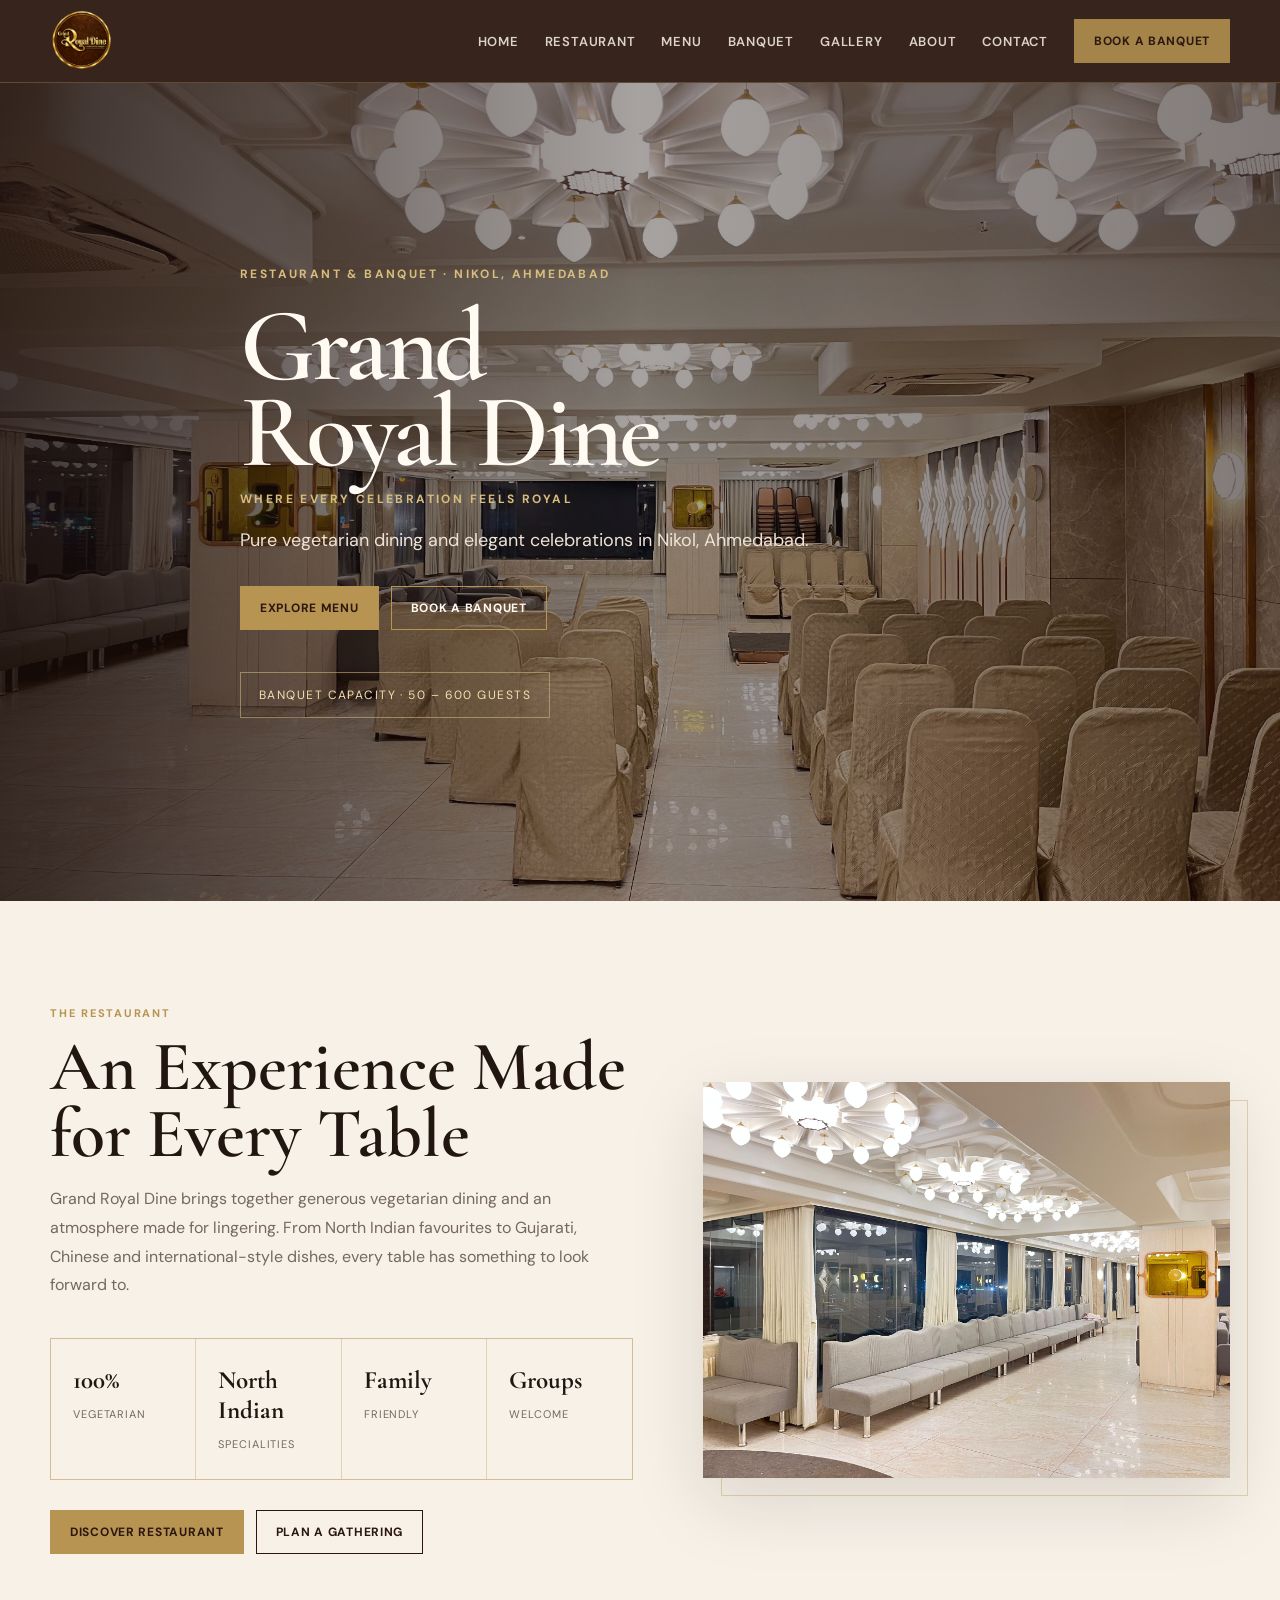
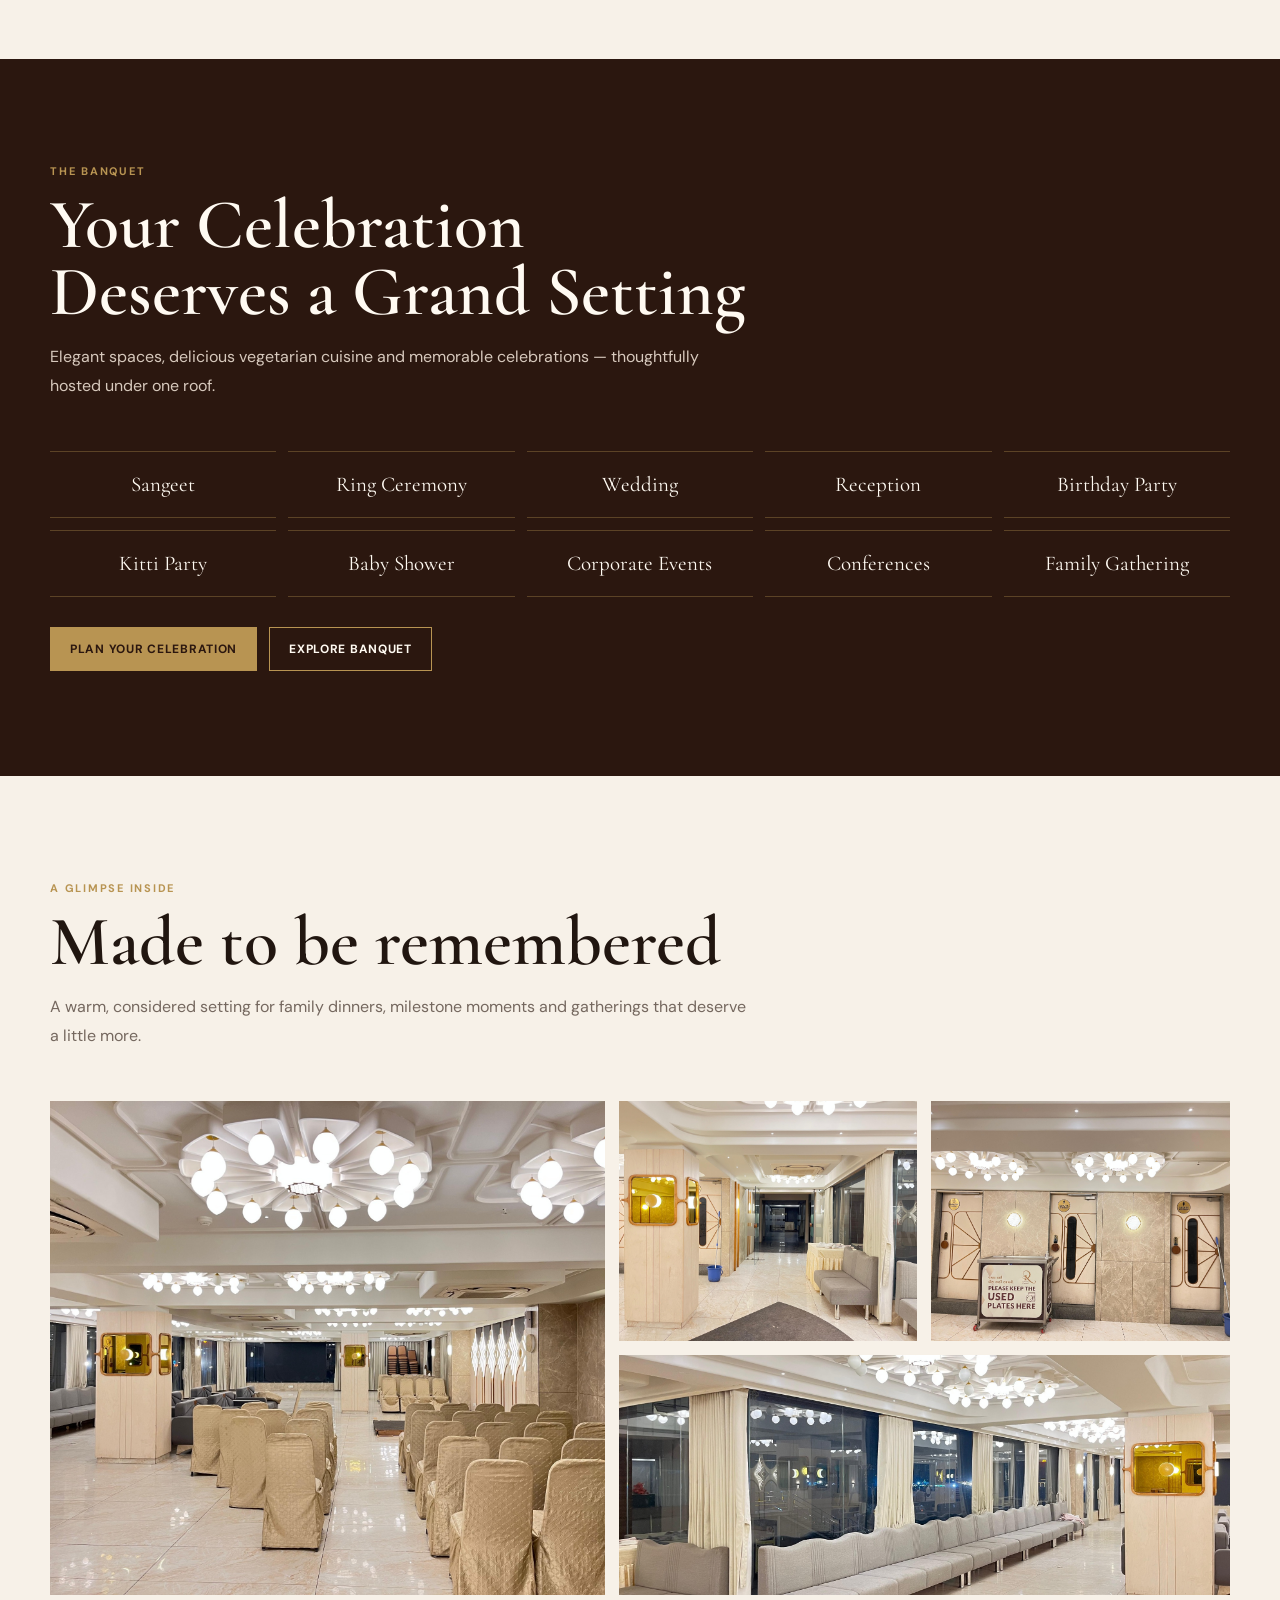
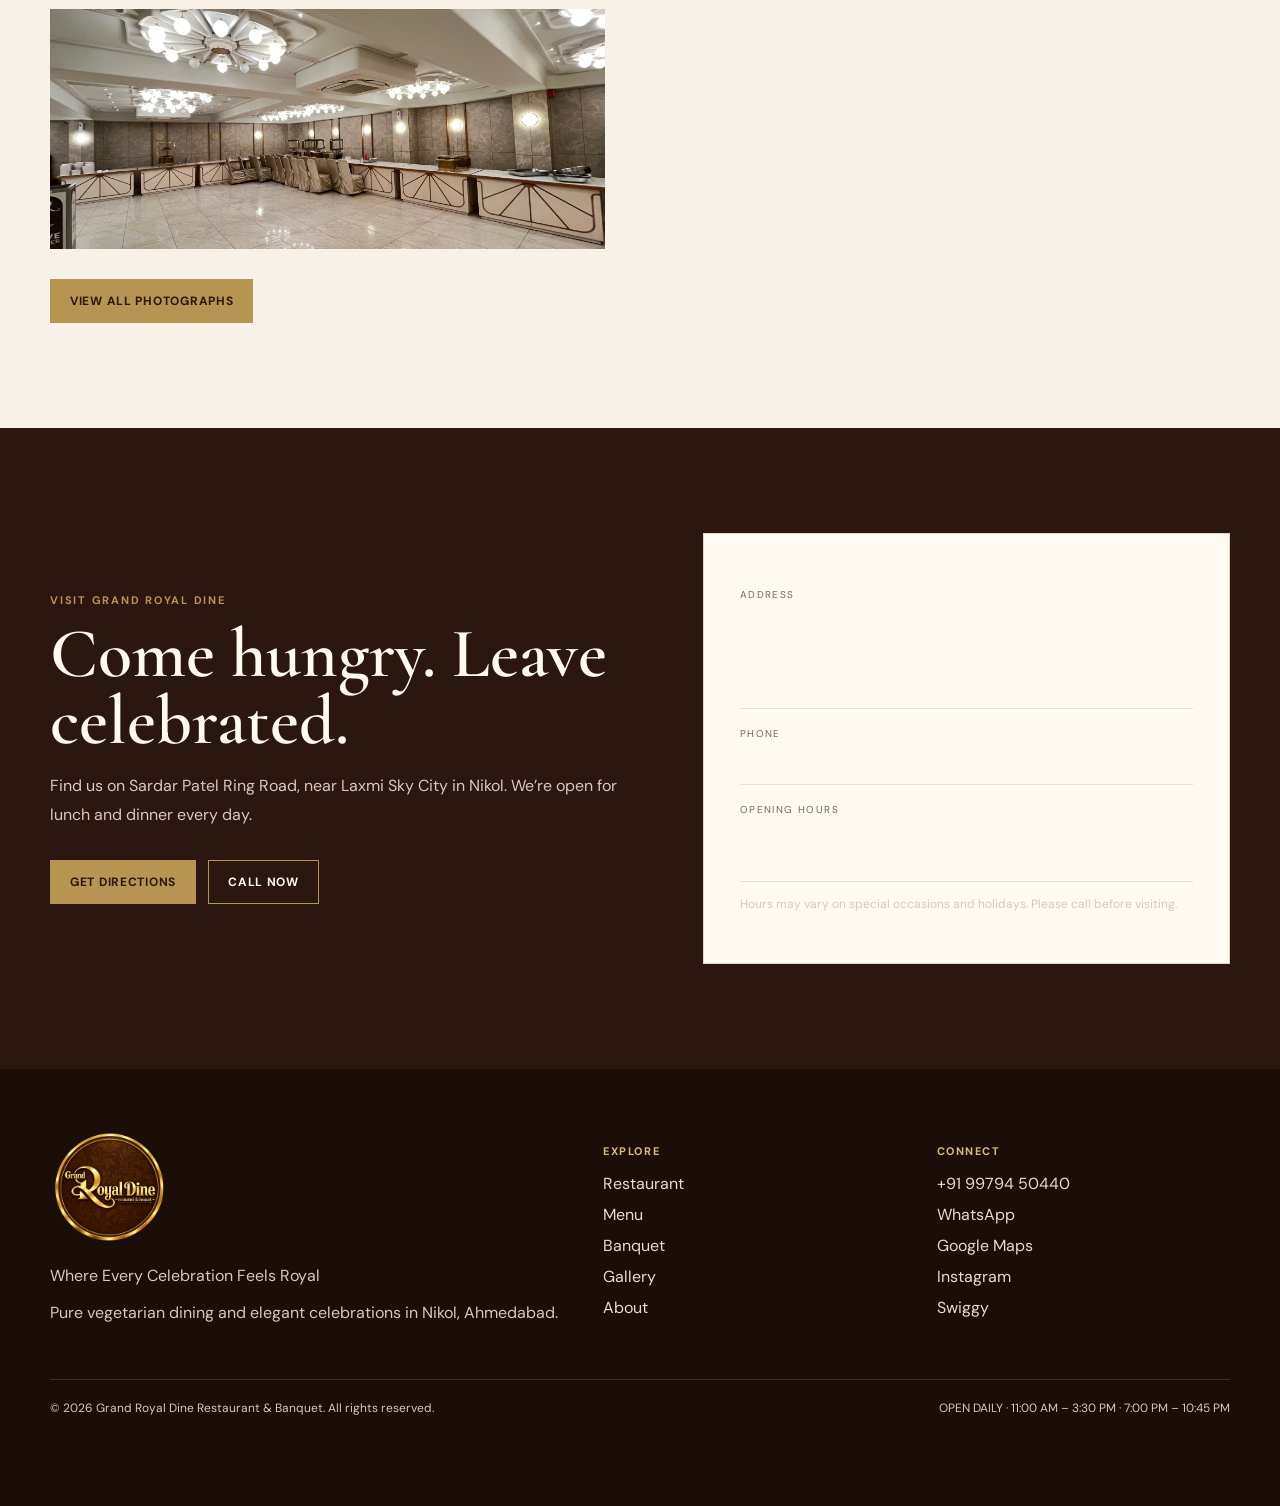
<file: index.html>
<!doctype html><html lang="en"><head><meta charset="utf-8"><meta name="viewport" content="width=device-width,initial-scale=1"><title>Grand Royal Dine | Restaurant & Banquet in Nikol, Ahmedabad</title><meta name="description" content="Grand Royal Dine Restaurant & Banquet in Nikol, Ahmedabad — pure vegetarian dining and elegant banquet facilities for celebrations and gatherings."><link rel="stylesheet" href="assets/style.css"></head><body><div id="header"></div><main><section class="hero"><div class="container hero-content"><div class="eyebrow">Restaurant & Banquet · Nikol, Ahmedabad</div><h1><span>Grand</span>Royal Dine</h1><div class="eyebrow">Where Every Celebration Feels Royal</div><p>Pure vegetarian dining and elegant celebrations in Nikol, Ahmedabad.</p><div class="hero-actions"><a class="btn" href="menu/">Explore Menu</a><a class="btn ghost" data-wa="Hello Grand Royal Dine, I would like to enquire about a banquet booking. Please share availability and package details.">Book a Banquet</a></div><div class="hero-badge">Banquet Capacity · 50 – 600 Guests</div></div></section><section class="section"><div class="container split"><div><div class="section-kicker">The restaurant</div><h2>An Experience Made for Every Table</h2><p>Grand Royal Dine brings together generous vegetarian dining and an atmosphere made for lingering. From North Indian favourites to Gujarati, Chinese and international-style dishes, every table has something to look forward to.</p><div class="features"><div class="feature"><strong>100%</strong><span>Vegetarian</span></div><div class="feature"><strong>North Indian</strong><span>Specialities</span></div><div class="feature"><strong>Family</strong><span>Friendly</span></div><div class="feature"><strong>Groups</strong><span>Welcome</span></div></div><div class="hero-actions"><a class="btn" href="restaurant/">Discover Restaurant</a><a class="btn ghost" style="color:var(--brown);border-color:var(--brown)" data-wa="Hello Grand Royal Dine, I would like to plan a gathering.">Plan a Gathering</a></div></div><div class="image-frame"><img src="assets/seating.jpg" alt="Grand Royal Dine elegant seating area"></div></div></section><section class="section dark"><div class="container"><div class="section-head"><div class="section-kicker">The banquet</div><h2>Your Celebration Deserves a Grand Setting</h2><p>Elegant spaces, delicious vegetarian cuisine and memorable celebrations — thoughtfully hosted under one roof.</p></div><div class="events"><div class="event">Sangeet</div><div class="event">Ring Ceremony</div><div class="event">Wedding</div><div class="event">Reception</div><div class="event">Birthday Party</div><div class="event">Kitti Party</div><div class="event">Baby Shower</div><div class="event">Corporate Events</div><div class="event">Conferences</div><div class="event">Family Gathering</div></div><div class="hero-actions"><a class="btn" data-wa="Hello Grand Royal Dine, I would like to enquire about a banquet booking. Please share availability and package details.">Plan Your Celebration</a><a class="btn ghost" href="banquet/">Explore Banquet</a></div></div></section><section class="section"><div class="container"><div class="section-head"><div class="section-kicker">A glimpse inside</div><h2>Made to be remembered</h2><p>A warm, considered setting for family dinners, milestone moments and gatherings that deserve a little more.</p></div><div class="gallery-grid"><img class="tall" data-lightbox src="assets/banquet-main.jpg" alt="Grand Royal Dine banquet hall"><img data-lightbox src="assets/entrance.jpg" alt="Grand Royal Dine entrance"><img data-lightbox src="assets/washrooms.jpg" alt="Grand Royal Dine facilities"><img class="wide" data-lightbox src="assets/seating.jpg" alt="Grand Royal Dine seating"><img data-lightbox src="assets/buffet.jpg" alt="Grand Royal Dine buffet area"></div><div class="hero-actions"><a class="btn" href="gallery/">View All Photographs</a></div></div></section><section class="section dark"><div class="container split"><div><div class="section-kicker">Visit Grand Royal Dine</div><h2>Come hungry. Leave celebrated.</h2><p>Find us on Sardar Patel Ring Road, near Laxmi Sky City in Nikol. We’re open for lunch and dinner every day.</p><div class="hero-actions"><a class="btn" data-map>Get Directions</a><a class="btn ghost" href="tel:+919979450440">Call Now</a></div></div><div class="contact-card"><div class="contact-line"><small>Address</small>1st Floor, Sai Platinum,<br>Sardar Patel Ring Road,<br>Near Laxmi Sky City,<br>Nikol, Ahmedabad, Gujarat 382330</div><div class="contact-line"><small>Phone</small><a href="tel:+919979450440">+91 99794 50440</a></div><div class="contact-line"><small>Opening Hours</small>11:00 AM – 3:30 PM<br>7:00 PM – 10:45 PM</div><p style="font-size:12px">Hours may vary on special occasions and holidays. Please call before visiting.</p></div></div></section></main><div id="footer"></div><div class="lightbox"><img alt=""></div><script src="assets/site.js"></script><script>Promise.all([fetch('assets/header.html').then(r=>r.text()),fetch('assets/footer.html').then(r=>r.text())]).then(([h,f])=>{document.getElementById('header').innerHTML=h;document.getElementById('footer').innerHTML=f;inject()})</script></body></html>
</file>
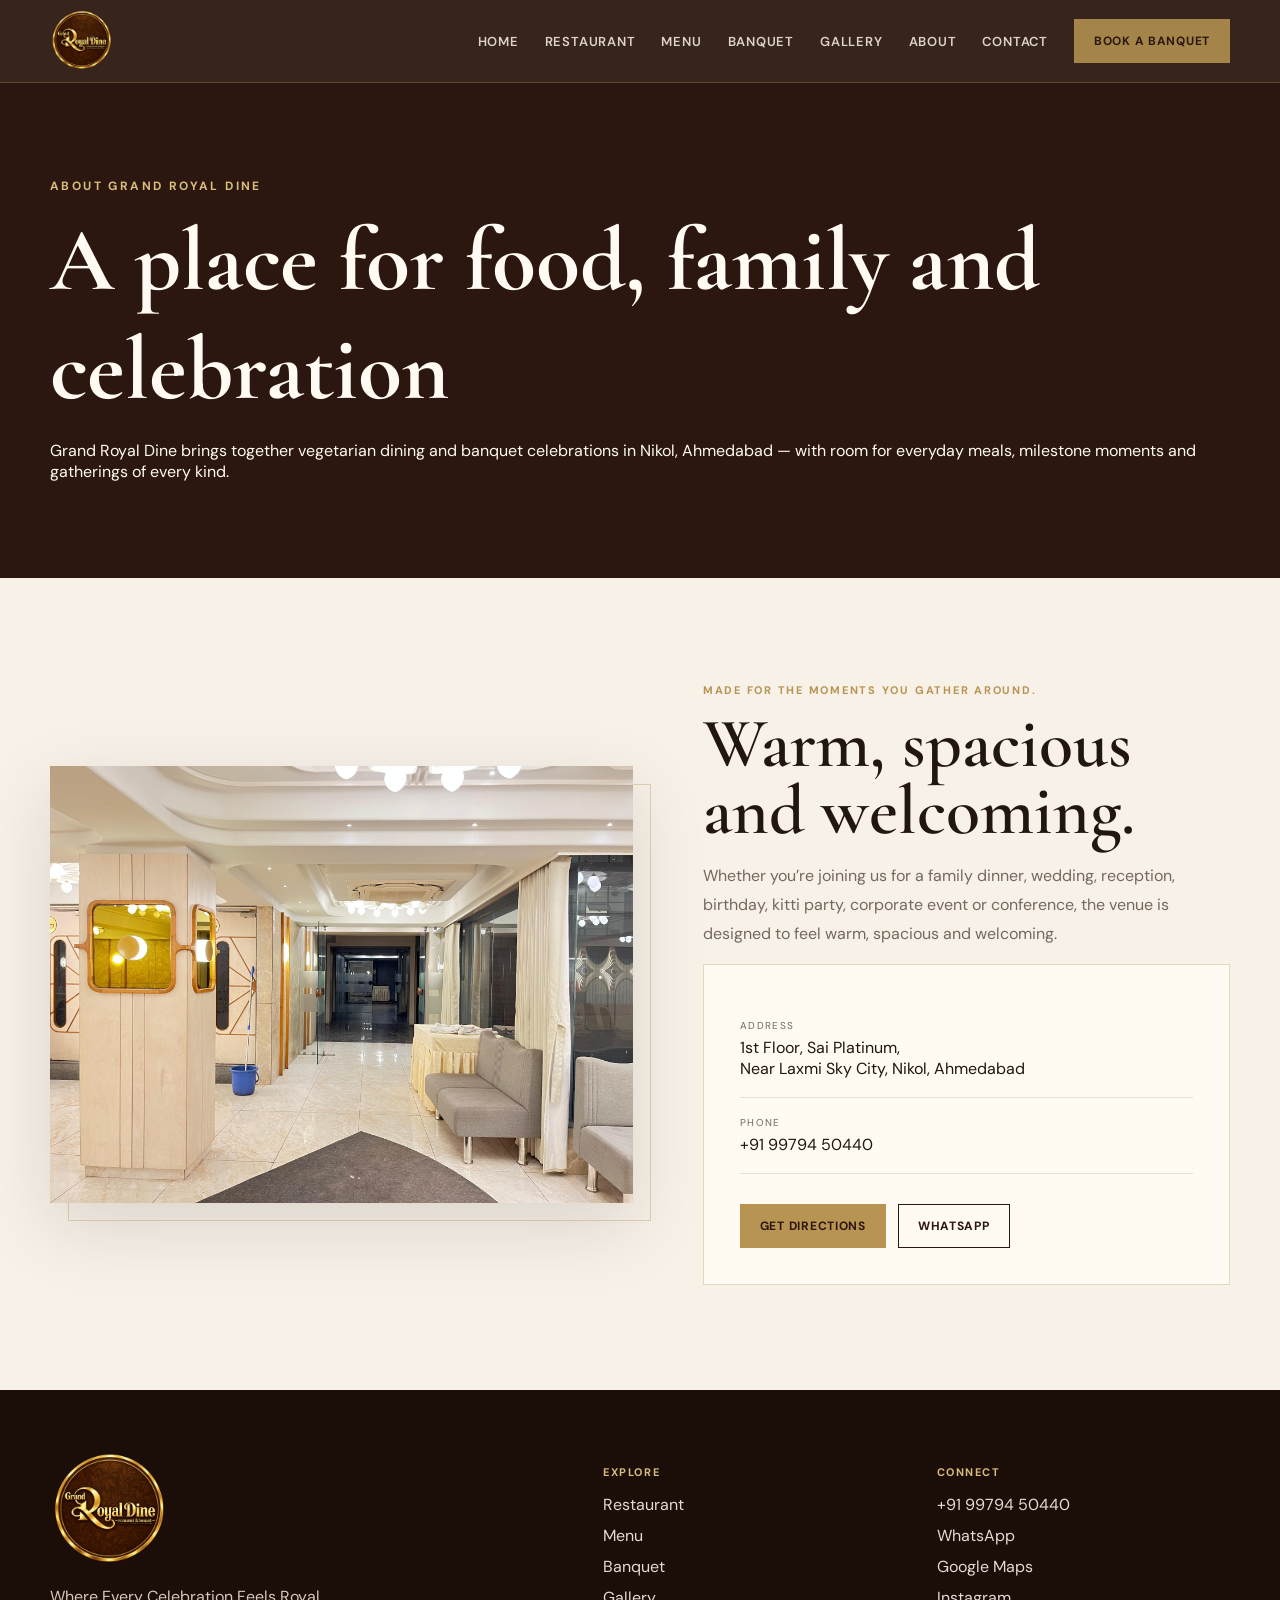
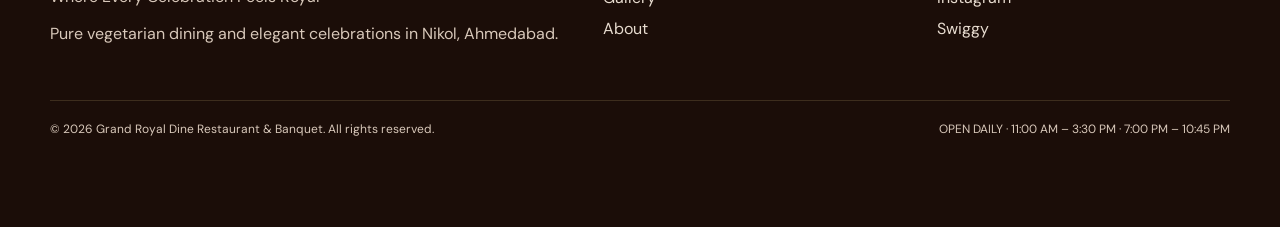
<file: about/index.html>
<!doctype html><html lang="en"><head><meta charset="utf-8"><meta name="viewport" content="width=device-width,initial-scale=1"><title>About Grand Royal Dine</title><link rel="stylesheet" href="../assets/style.css"></head><body><div id="header"></div><main><section class="page-hero"><div class="container"><div class="eyebrow">About Grand Royal Dine</div><h1>A place for food, family and celebration</h1><p>Grand Royal Dine brings together vegetarian dining and banquet celebrations in Nikol, Ahmedabad — with room for everyday meals, milestone moments and gatherings of every kind.</p></div></section><section class="section"><div class="container split"><div class="image-frame"><img src="../assets/entrance.jpg" alt="Grand Royal Dine entrance and corridor"></div><div><div class="section-kicker">Made for the moments you gather around.</div><h2>Warm, spacious and welcoming.</h2><p>Whether you’re joining us for a family dinner, wedding, reception, birthday, kitti party, corporate event or conference, the venue is designed to feel warm, spacious and welcoming.</p><div class="contact-card" id="contact"><div class="contact-line"><small>Address</small>1st Floor, Sai Platinum,<br>Near Laxmi Sky City, Nikol, Ahmedabad</div><div class="contact-line"><small>Phone</small><a href="tel:+919979450440">+91 99794 50440</a></div><div class="hero-actions"><a class="btn" data-map>Get Directions</a><a class="btn ghost" style="color:var(--brown);border-color:var(--brown)" data-wa="Hello Grand Royal Dine, I would like to enquire.">WhatsApp</a></div></div></div></div></section></main><div id="footer"></div><script src="../assets/site.js"></script><script>Promise.all([fetch('../assets/header.html').then(r=>r.text()),fetch('../assets/footer.html').then(r=>r.text())]).then(([h,f])=>{header.innerHTML=h;footer.innerHTML=f;inject()})</script></body></html>
</file>
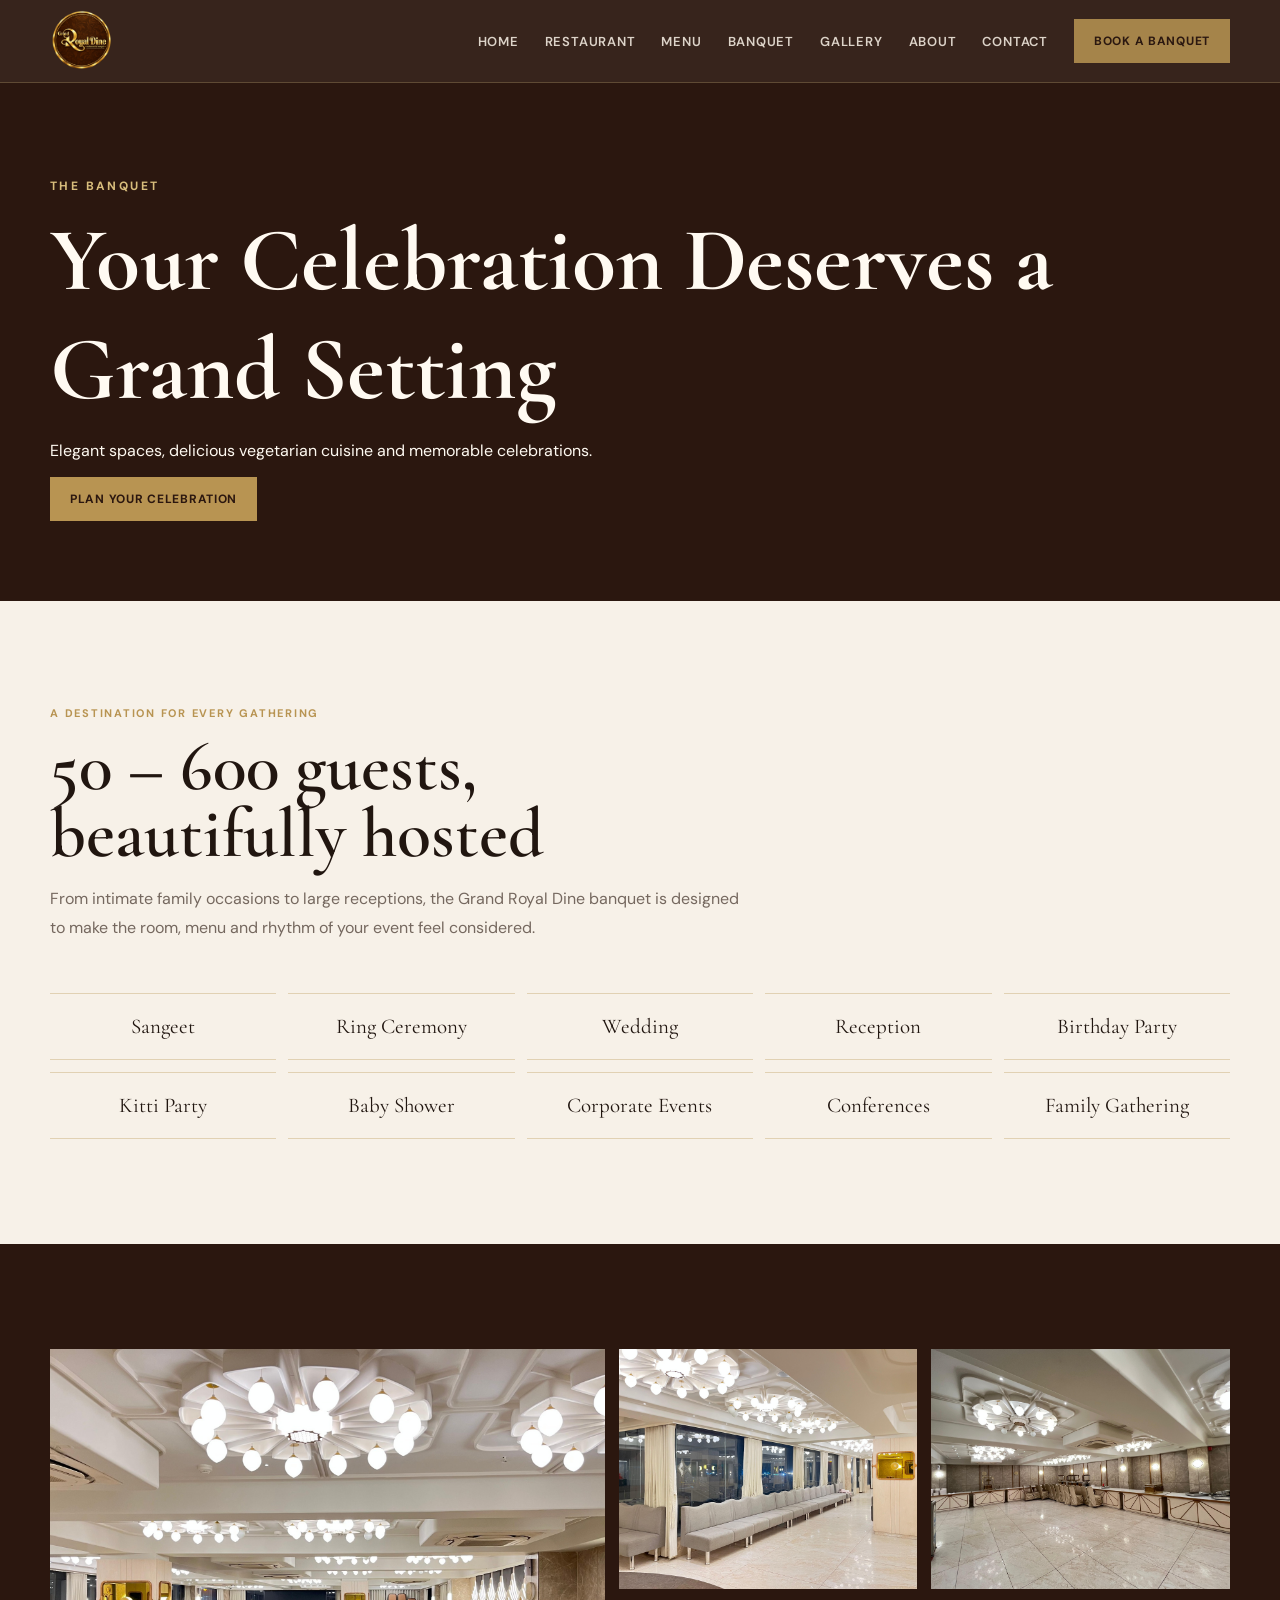
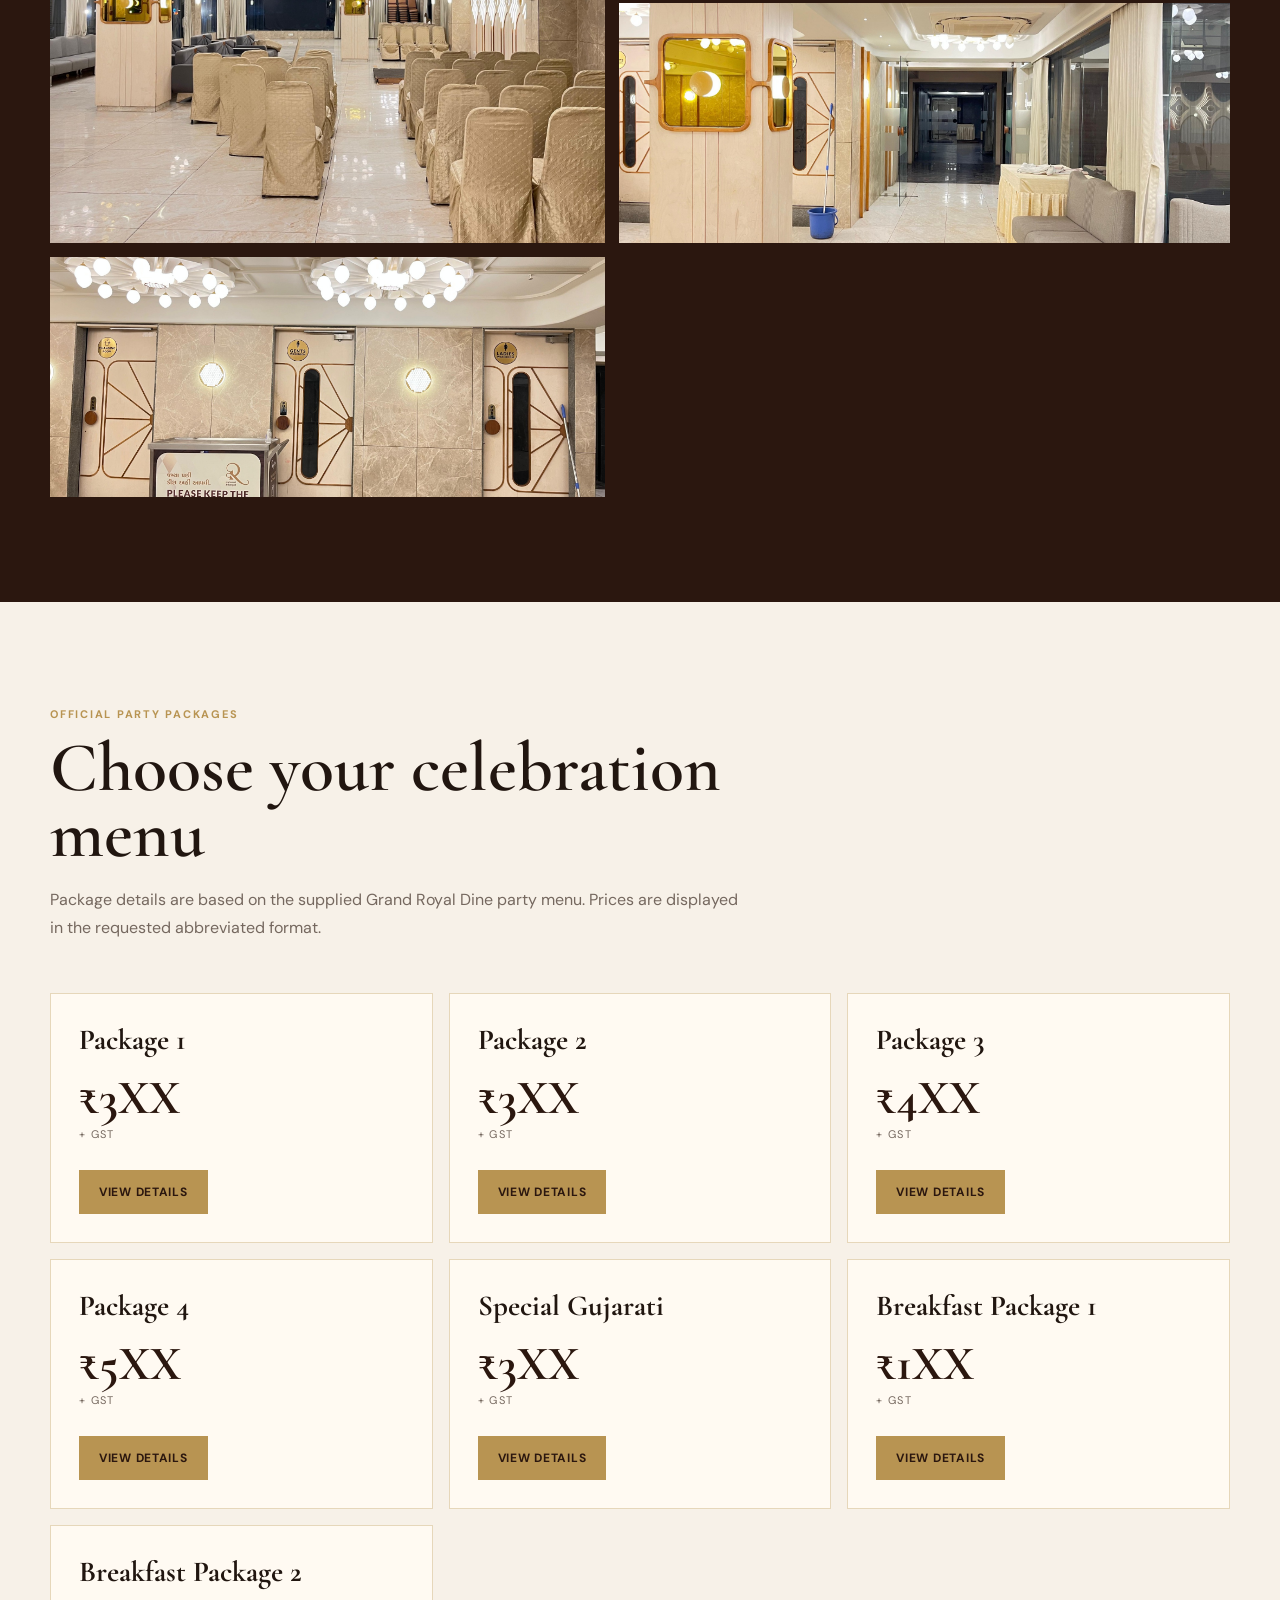
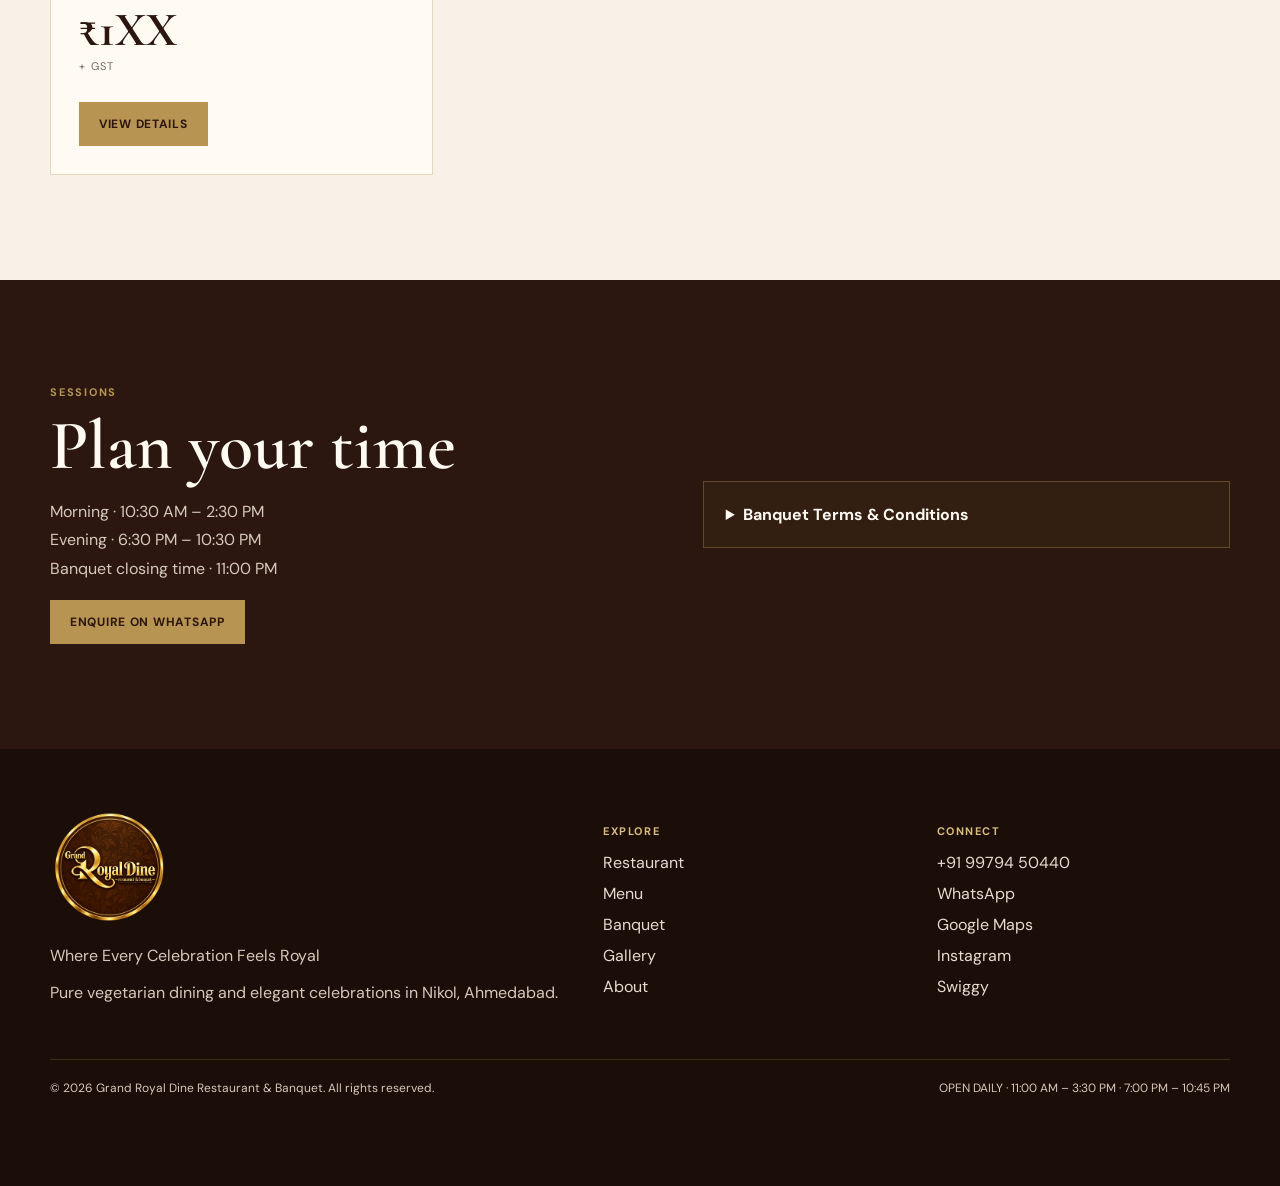
<file: banquet/index.html>
<!doctype html><html lang="en"><head><meta charset="utf-8"><meta name="viewport" content="width=device-width,initial-scale=1"><title>Banquet Celebrations | Grand Royal Dine</title><link rel="stylesheet" href="../assets/style.css"></head><body><div id="header"></div><main><section class="page-hero"><div class="container"><div class="eyebrow">The banquet</div><h1>Your Celebration Deserves a Grand Setting</h1><p>Elegant spaces, delicious vegetarian cuisine and memorable celebrations.</p><a class="btn" data-wa="Hello Grand Royal Dine, I would like to enquire about a banquet booking. Please share availability and package details.">Plan Your Celebration</a></div></section><section class="section"><div class="container"><div class="section-head"><div class="section-kicker">A destination for every gathering</div><h2>50 – 600 guests, beautifully hosted</h2><p>From intimate family occasions to large receptions, the Grand Royal Dine banquet is designed to make the room, menu and rhythm of your event feel considered.</p></div><div class="events"><div class="event">Sangeet</div><div class="event">Ring Ceremony</div><div class="event">Wedding</div><div class="event">Reception</div><div class="event">Birthday Party</div><div class="event">Kitti Party</div><div class="event">Baby Shower</div><div class="event">Corporate Events</div><div class="event">Conferences</div><div class="event">Family Gathering</div></div></div></section><section class="section dark"><div class="container"><div class="gallery-grid"><img class="tall" data-lightbox src="../assets/banquet-main.jpg" alt="Banquet seating"><img data-lightbox src="../assets/seating.jpg" alt="Banquet hall seating"><img data-lightbox src="../assets/buffet.jpg" alt="Vegetarian buffet"><img class="wide" data-lightbox src="../assets/entrance.jpg" alt="Entrance and corridor"><img data-lightbox src="../assets/washrooms.jpg" alt="Facilities"></div></div></section><section class="section"><div class="container"><div class="section-head"><div class="section-kicker">Official party packages</div><h2>Choose your celebration menu</h2><p>Package details are based on the supplied Grand Royal Dine party menu. Prices are displayed in the requested abbreviated format.</p></div><div class="packages"><article class="package"><h3>Package 1</h3><div class="price">₹3XX</div><div class="gst">+ GST</div><button class="btn" data-package="p1">View Details</button></article><article class="package"><h3>Package 2</h3><div class="price">₹3XX</div><div class="gst">+ GST</div><button class="btn" data-package="p2">View Details</button></article><article class="package"><h3>Package 3</h3><div class="price">₹4XX</div><div class="gst">+ GST</div><button class="btn" data-package="p3">View Details</button></article><article class="package"><h3>Package 4</h3><div class="price">₹5XX</div><div class="gst">+ GST</div><button class="btn" data-package="p4">View Details</button></article><article class="package"><h3>Special Gujarati</h3><div class="price">₹3XX</div><div class="gst">+ GST</div><button class="btn" data-package="p5">View Details</button></article><article class="package"><h3>Breakfast Package 1</h3><div class="price">₹1XX</div><div class="gst">+ GST</div><button class="btn" data-package="b1">View Details</button></article><article class="package"><h3>Breakfast Package 2</h3><div class="price">₹1XX</div><div class="gst">+ GST</div><button class="btn" data-package="b2">View Details</button></article></div></div></section><section class="section dark"><div class="container split"><div><div class="section-kicker">Sessions</div><h2>Plan your time</h2><p>Morning · 10:30 AM – 2:30 PM<br>Evening · 6:30 PM – 10:30 PM<br>Banquet closing time · 11:00 PM</p><a class="btn" data-wa="Hello Grand Royal Dine, I would like to enquire about a banquet booking.">Enquire on WhatsApp</a></div><div><details class="terms"><summary>Banquet Terms & Conditions</summary><ol><li>Minimum 50 person is required for party menu.</li><li>Hall rent will be applicable if minimum persons are less than 50 for banquet.</li><li>Party limit is 4 hours only; ₹4000 will be charged for extra hours, up to 11 pm only.</li><li>50% advance payment is charged at booking and is non-refundable in case of cancellation or postponement. 100% payment should be paid before the party.</li><li>Crackers are not allowed inside or outside the premises.</li><li>Decoration, stage setup and equipment such as a projector can be arranged at extra charges. Outside decoration is not allowed.</li><li>All food and drinks are for consumption inside the banquet only and will not be packed.</li><li>Charge is counted for the actual number of persons or the guaranteed number, whichever is higher.</li><li>DJ is not allowed. Loud music and bands must remain within government limits and decibels.</li><li>Children above 5 years are counted as guests.</li><li>Alcohol and outside food or beverages are not allowed.</li><li>The party is responsible for physical damage on the premises.</li><li>Taxes are extra as applicable under government rules.</li><li>Plate sharing is not allowed; two people sharing one plate will count as two plates.</li><li>Banquet closing time is 11:00 p.m. Parking is at the owner's risk.</li></ol></details></div></div></section></main><div id="footer"></div><div class="lightbox"><img alt=""></div><div class="modal" id="package-modal"><div class="modal-box"><button class="modal-close" data-close-modal>×</button><h2 class="modal-title"></h2><div class="modal-price"></div><div class="modal-body"></div></div></div><script src="../assets/site.js"></script><script>Promise.all([fetch('../assets/header.html').then(r=>r.text()),fetch('../assets/footer.html').then(r=>r.text())]).then(([h,f])=>{header.innerHTML=h;footer.innerHTML=f;inject()})</script></body></html>
</file>
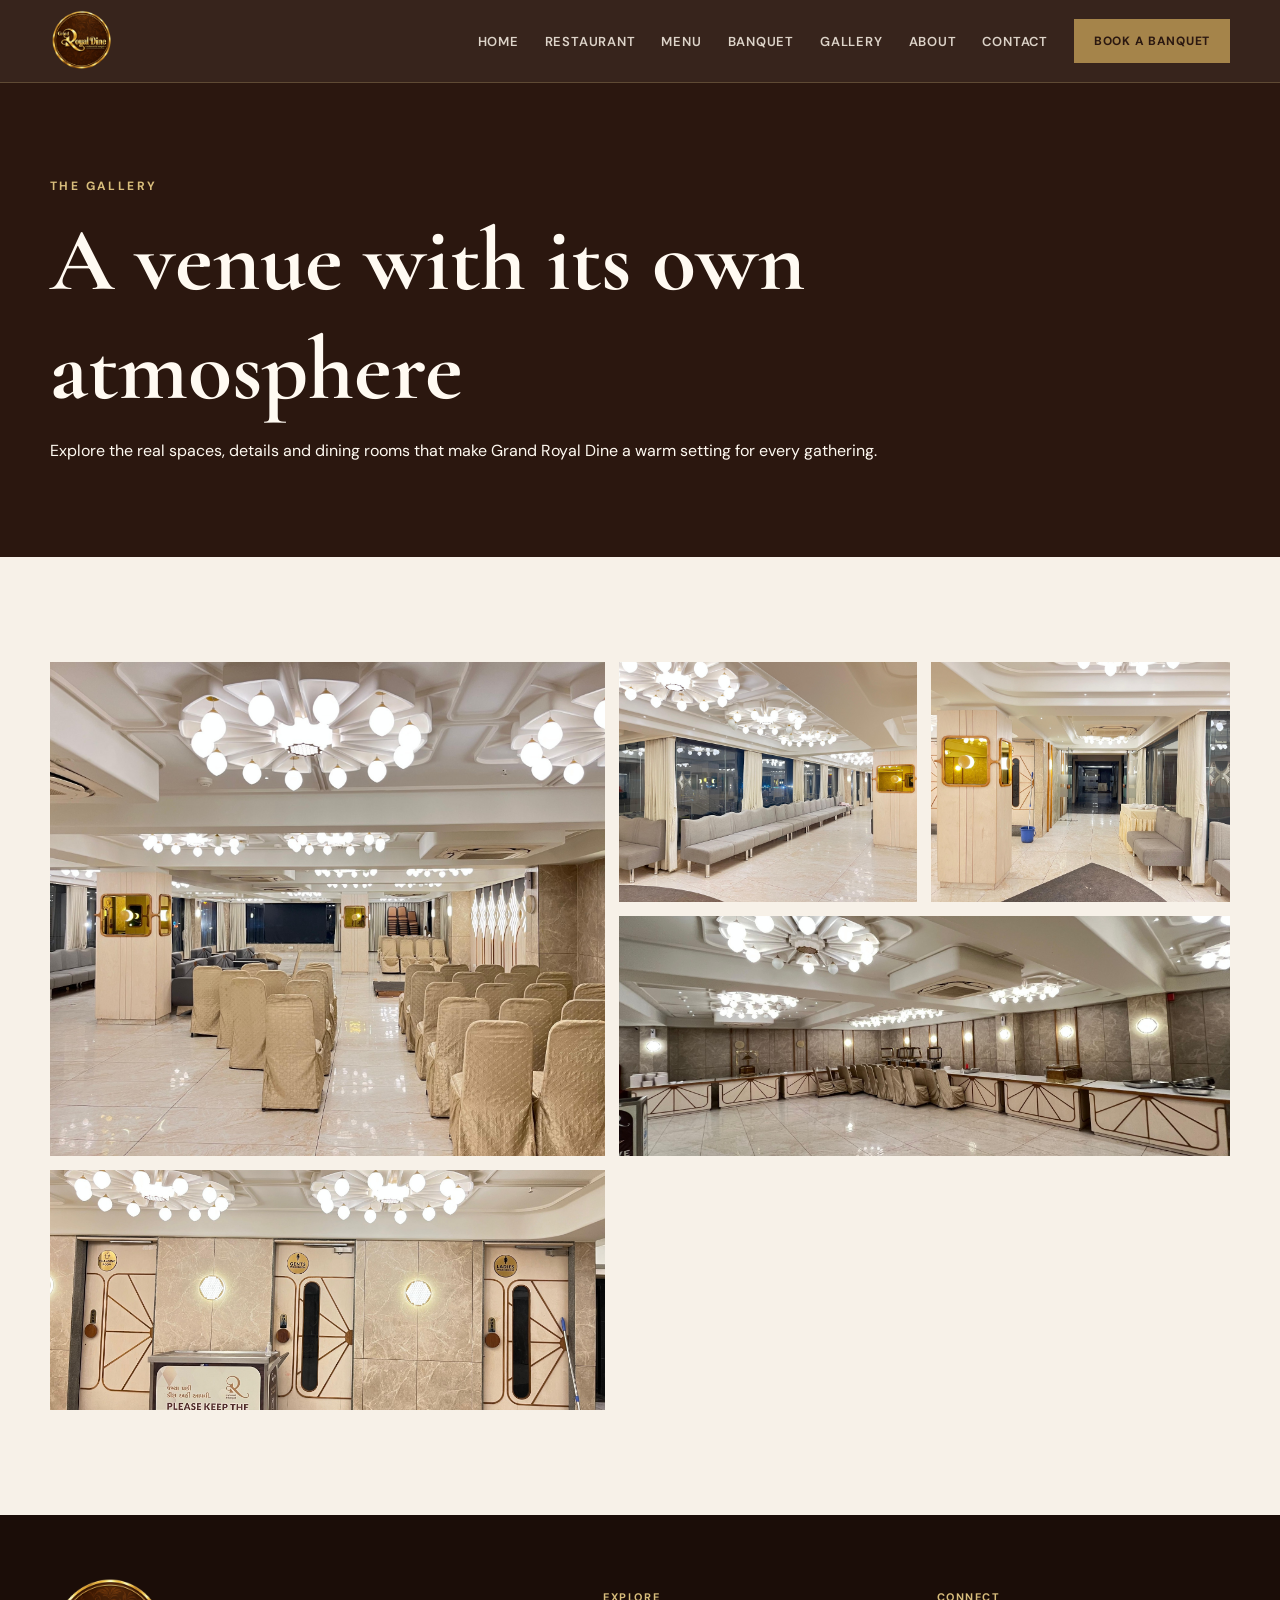
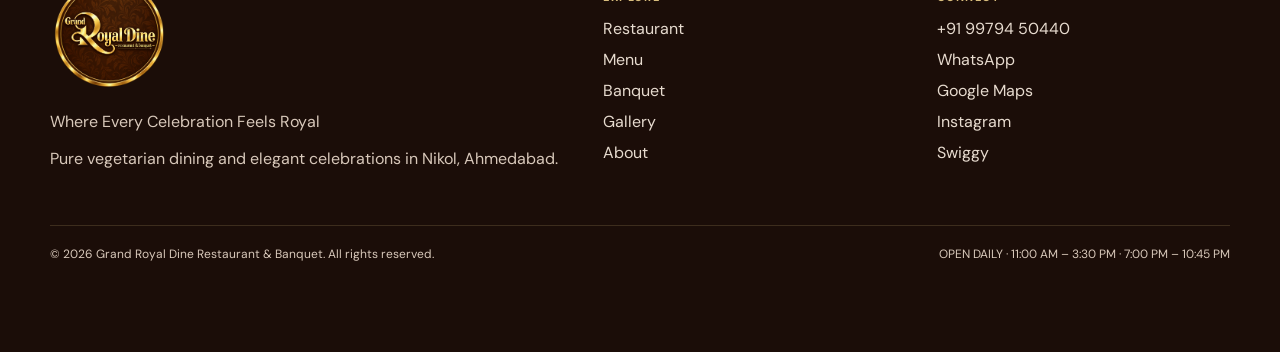
<file: gallery/index.html>
<!doctype html><html lang="en"><head><meta charset="utf-8"><meta name="viewport" content="width=device-width,initial-scale=1"><title>Gallery | Grand Royal Dine</title><link rel="stylesheet" href="../assets/style.css"></head><body><div id="header"></div><main><section class="page-hero"><div class="container"><div class="eyebrow">The gallery</div><h1>A venue with its own atmosphere</h1><p>Explore the real spaces, details and dining rooms that make Grand Royal Dine a warm setting for every gathering.</p></div></section><section class="section"><div class="container"><div class="gallery-grid"><img class="tall" data-lightbox src="../assets/banquet-main.jpg" alt="Grand Royal Dine banquet hall"><img data-lightbox src="../assets/seating.jpg" alt="Elegant banquet seating"><img data-lightbox src="../assets/entrance.jpg" alt="Grand Royal Dine entrance"><img class="wide" data-lightbox src="../assets/buffet.jpg" alt="Vegetarian buffet area"><img data-lightbox src="../assets/washrooms.jpg" alt="Grand Royal Dine facilities"></div></div></section></main><div id="footer"></div><div class="lightbox"><img alt=""></div><script src="../assets/site.js"></script><script>Promise.all([fetch('../assets/header.html').then(r=>r.text()),fetch('../assets/footer.html').then(r=>r.text())]).then(([h,f])=>{header.innerHTML=h;footer.innerHTML=f;inject()})</script></body></html>
</file>
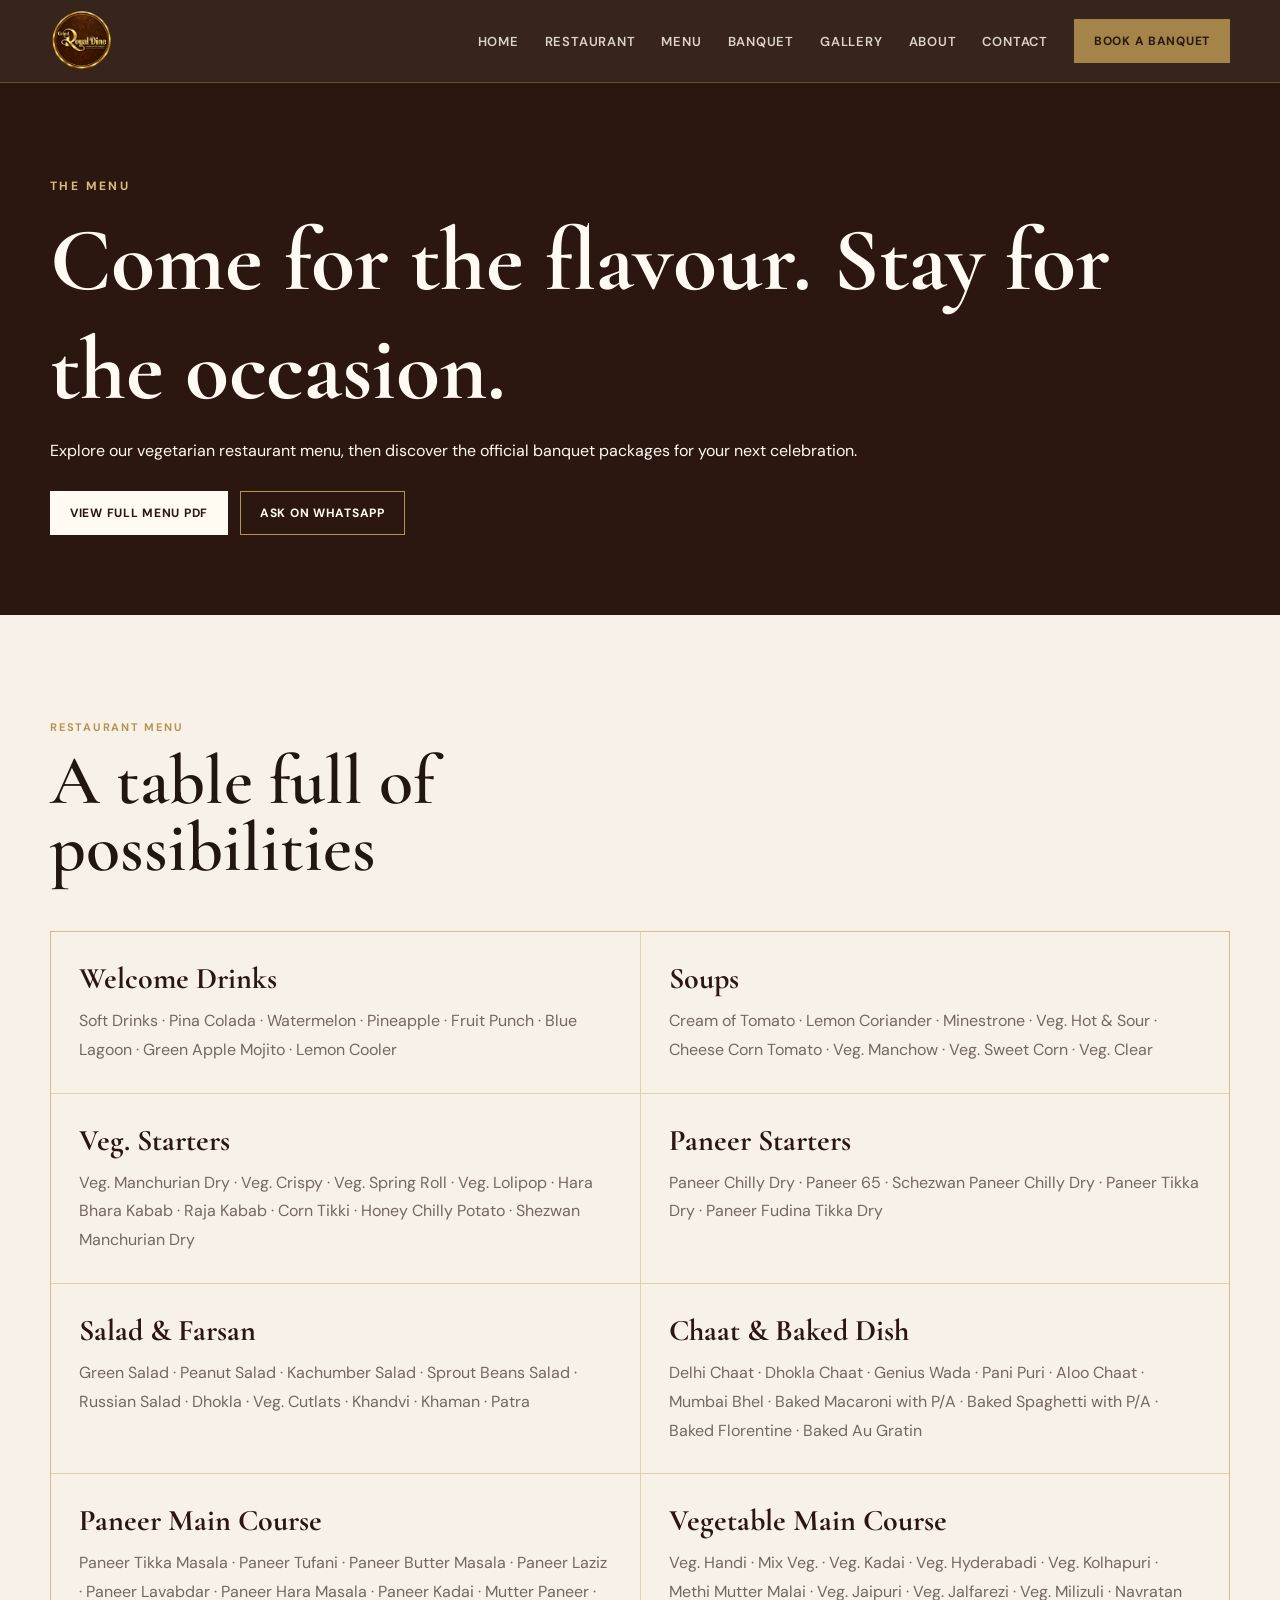
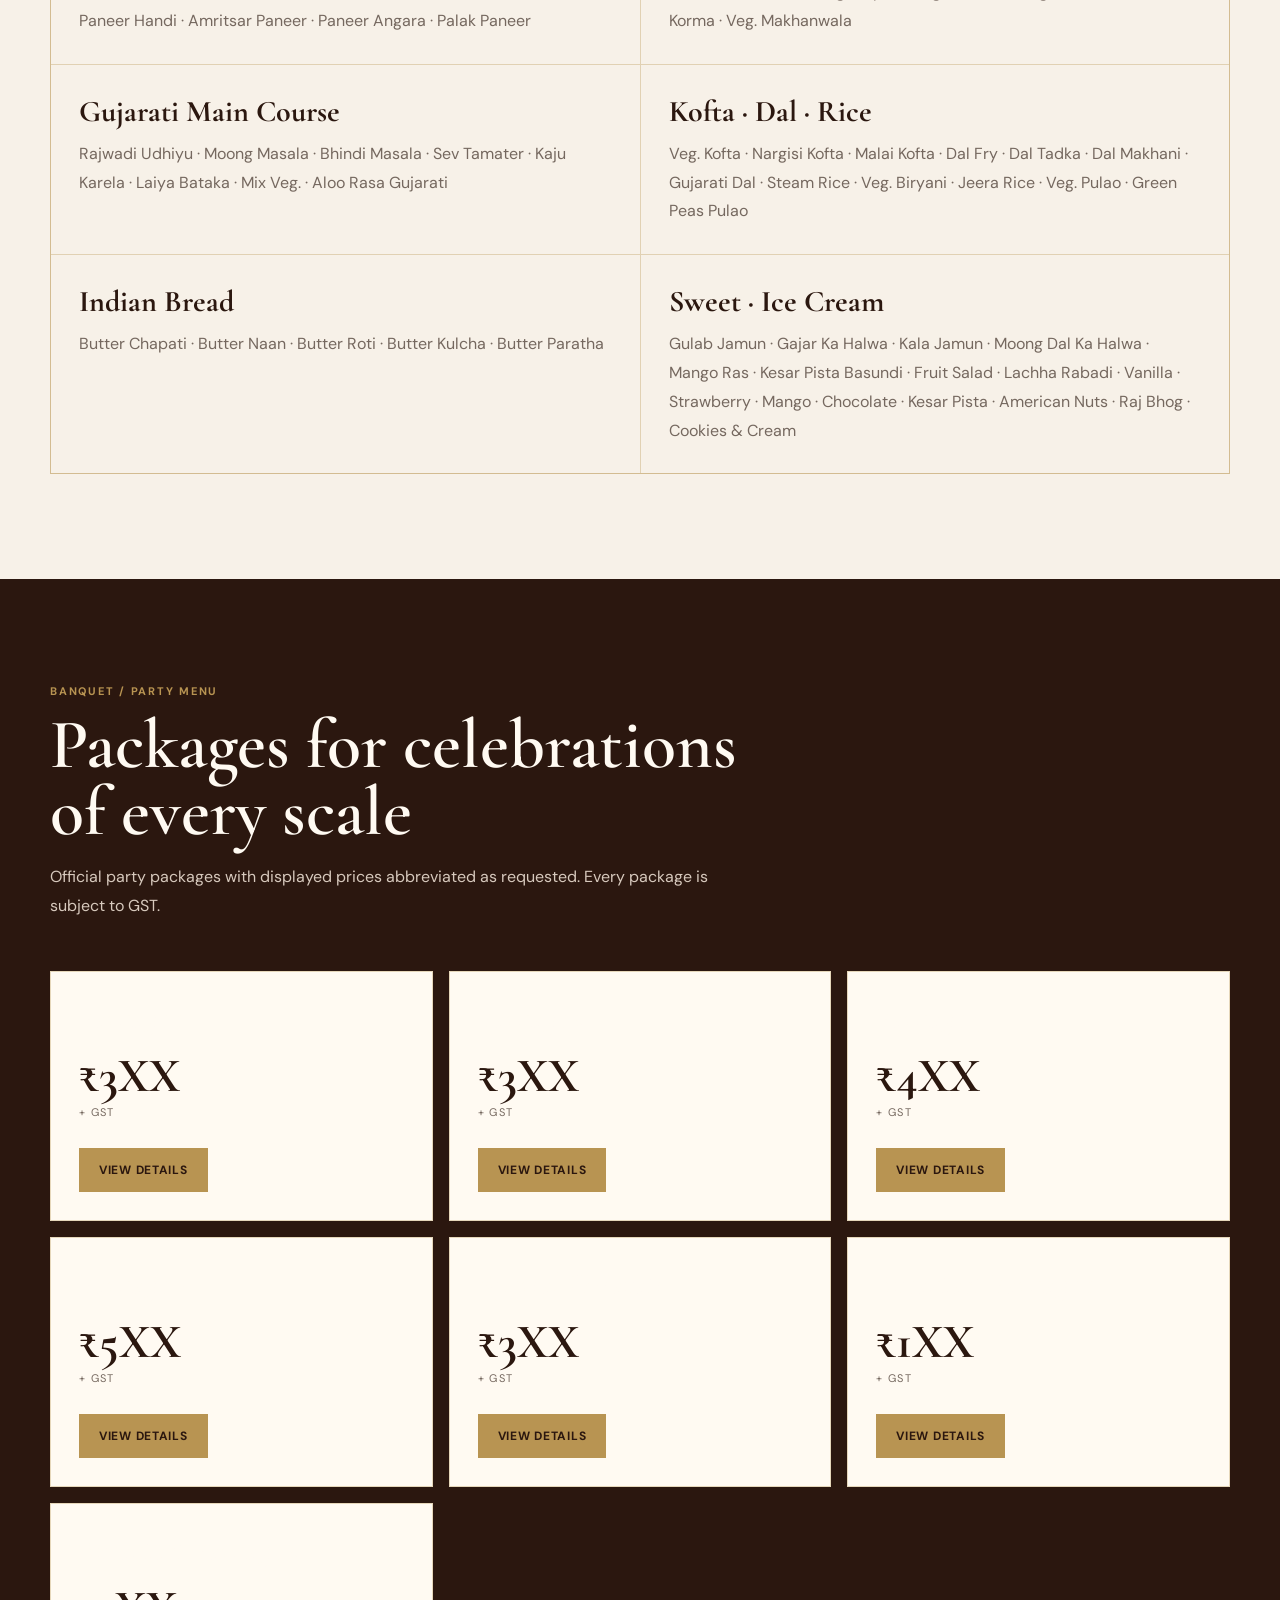
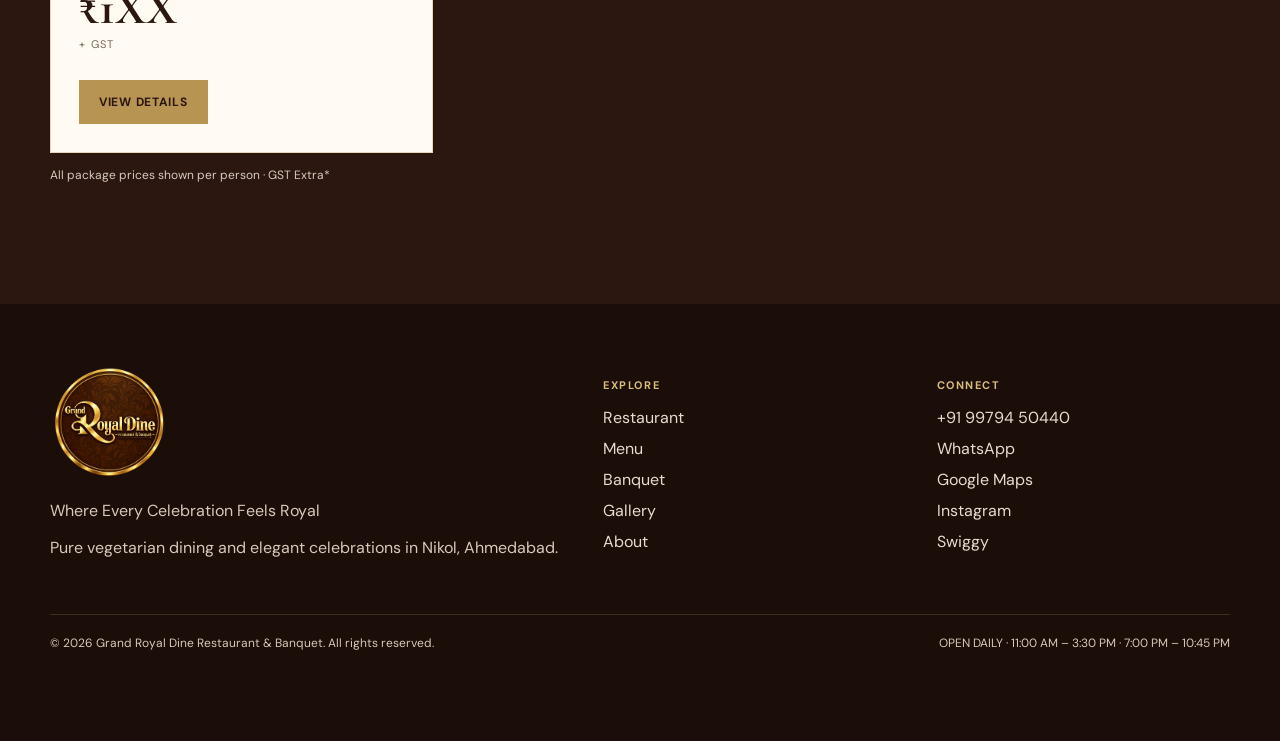
<file: menu/index.html>
<!doctype html><html lang="en"><head><meta charset="utf-8"><meta name="viewport" content="width=device-width,initial-scale=1"><title>Menu | Grand Royal Dine</title><link rel="stylesheet" href="../assets/style.css"></head><body><div id="header"></div><main><section class="page-hero"><div class="container"><div class="eyebrow">The menu</div><h1>Come for the flavour. Stay for the occasion.</h1><p>Explore our vegetarian restaurant menu, then discover the official banquet packages for your next celebration.</p><div class="hero-actions"><a class="btn light" data-menu-link>View Full Menu PDF</a><a class="btn ghost" data-wa="Hello Grand Royal Dine, I would like to enquire about the menu and banquet packages.">Ask on WhatsApp</a></div></div></section><section class="section"><div class="container"><div class="section-head"><div class="section-kicker">Restaurant menu</div><h2>A table full of possibilities</h2></div><div class="menu-list"><div class="menu-cat"><h3>Welcome Drinks</h3><p>Soft Drinks · Pina Colada · Watermelon · Pineapple · Fruit Punch · Blue Lagoon · Green Apple Mojito · Lemon Cooler</p></div><div class="menu-cat"><h3>Soups</h3><p>Cream of Tomato · Lemon Coriander · Minestrone · Veg. Hot & Sour · Cheese Corn Tomato · Veg. Manchow · Veg. Sweet Corn · Veg. Clear</p></div><div class="menu-cat"><h3>Veg. Starters</h3><p>Veg. Manchurian Dry · Veg. Crispy · Veg. Spring Roll · Veg. Lolipop · Hara Bhara Kabab · Raja Kabab · Corn Tikki · Honey Chilly Potato · Shezwan Manchurian Dry</p></div><div class="menu-cat"><h3>Paneer Starters</h3><p>Paneer Chilly Dry · Paneer 65 · Schezwan Paneer Chilly Dry · Paneer Tikka Dry · Paneer Fudina Tikka Dry</p></div><div class="menu-cat"><h3>Salad & Farsan</h3><p>Green Salad · Peanut Salad · Kachumber Salad · Sprout Beans Salad · Russian Salad · Dhokla · Veg. Cutlats · Khandvi · Khaman · Patra</p></div><div class="menu-cat"><h3>Chaat & Baked Dish</h3><p>Delhi Chaat · Dhokla Chaat · Genius Wada · Pani Puri · Aloo Chaat · Mumbai Bhel · Baked Macaroni with P/A · Baked Spaghetti with P/A · Baked Florentine · Baked Au Gratin</p></div><div class="menu-cat"><h3>Paneer Main Course</h3><p>Paneer Tikka Masala · Paneer Tufani · Paneer Butter Masala · Paneer Laziz · Paneer Lavabdar · Paneer Hara Masala · Paneer Kadai · Mutter Paneer · Paneer Handi · Amritsar Paneer · Paneer Angara · Palak Paneer</p></div><div class="menu-cat"><h3>Vegetable Main Course</h3><p>Veg. Handi · Mix Veg. · Veg. Kadai · Veg. Hyderabadi · Veg. Kolhapuri · Methi Mutter Malai · Veg. Jaipuri · Veg. Jalfarezi · Veg. Milizuli · Navratan Korma · Veg. Makhanwala</p></div><div class="menu-cat"><h3>Gujarati Main Course</h3><p>Rajwadi Udhiyu · Moong Masala · Bhindi Masala · Sev Tamater · Kaju Karela · Laiya Bataka · Mix Veg. · Aloo Rasa Gujarati</p></div><div class="menu-cat"><h3>Kofta · Dal · Rice</h3><p>Veg. Kofta · Nargisi Kofta · Malai Kofta · Dal Fry · Dal Tadka · Dal Makhani · Gujarati Dal · Steam Rice · Veg. Biryani · Jeera Rice · Veg. Pulao · Green Peas Pulao</p></div><div class="menu-cat"><h3>Indian Bread</h3><p>Butter Chapati · Butter Naan · Butter Roti · Butter Kulcha · Butter Paratha</p></div><div class="menu-cat"><h3>Sweet · Ice Cream</h3><p>Gulab Jamun · Gajar Ka Halwa · Kala Jamun · Moong Dal Ka Halwa · Mango Ras · Kesar Pista Basundi · Fruit Salad · Lachha Rabadi · Vanilla · Strawberry · Mango · Chocolate · Kesar Pista · American Nuts · Raj Bhog · Cookies & Cream</p></div></div></div></section><section class="section dark"><div class="container"><div class="section-head"><div class="section-kicker">Banquet / party menu</div><h2>Packages for celebrations of every scale</h2><p>Official party packages with displayed prices abbreviated as requested. Every package is subject to GST.</p></div><div class="packages"><article class="package"><h3>Package 1</h3><div class="price">₹3XX</div><div class="gst">+ GST</div><button class="btn" data-package="p1">View Details</button></article><article class="package"><h3>Package 2</h3><div class="price">₹3XX</div><div class="gst">+ GST</div><button class="btn" data-package="p2">View Details</button></article><article class="package"><h3>Package 3</h3><div class="price">₹4XX</div><div class="gst">+ GST</div><button class="btn" data-package="p3">View Details</button></article><article class="package"><h3>Package 4</h3><div class="price">₹5XX</div><div class="gst">+ GST</div><button class="btn" data-package="p4">View Details</button></article><article class="package"><h3>Special Gujarati</h3><div class="price">₹3XX</div><div class="gst">+ GST</div><button class="btn" data-package="p5">View Details</button></article><article class="package"><h3>Breakfast Package 1</h3><div class="price">₹1XX</div><div class="gst">+ GST</div><button class="btn" data-package="b1">View Details</button></article><article class="package"><h3>Breakfast Package 2</h3><div class="price">₹1XX</div><div class="gst">+ GST</div><button class="btn" data-package="b2">View Details</button></article></div><p style="font-size:12px">All package prices shown per person · GST Extra*</p></div></section></main><div id="footer"></div><div class="modal" id="package-modal"><div class="modal-box"><button class="modal-close" data-close-modal>×</button><h2 class="modal-title"></h2><div class="modal-price"></div><div class="modal-body"></div></div></div><script src="../assets/site.js"></script><script>Promise.all([fetch('../assets/header.html').then(r=>r.text()),fetch('../assets/footer.html').then(r=>r.text())]).then(([h,f])=>{header.innerHTML=h;footer.innerHTML=f;inject()})</script></body></html>
</file>
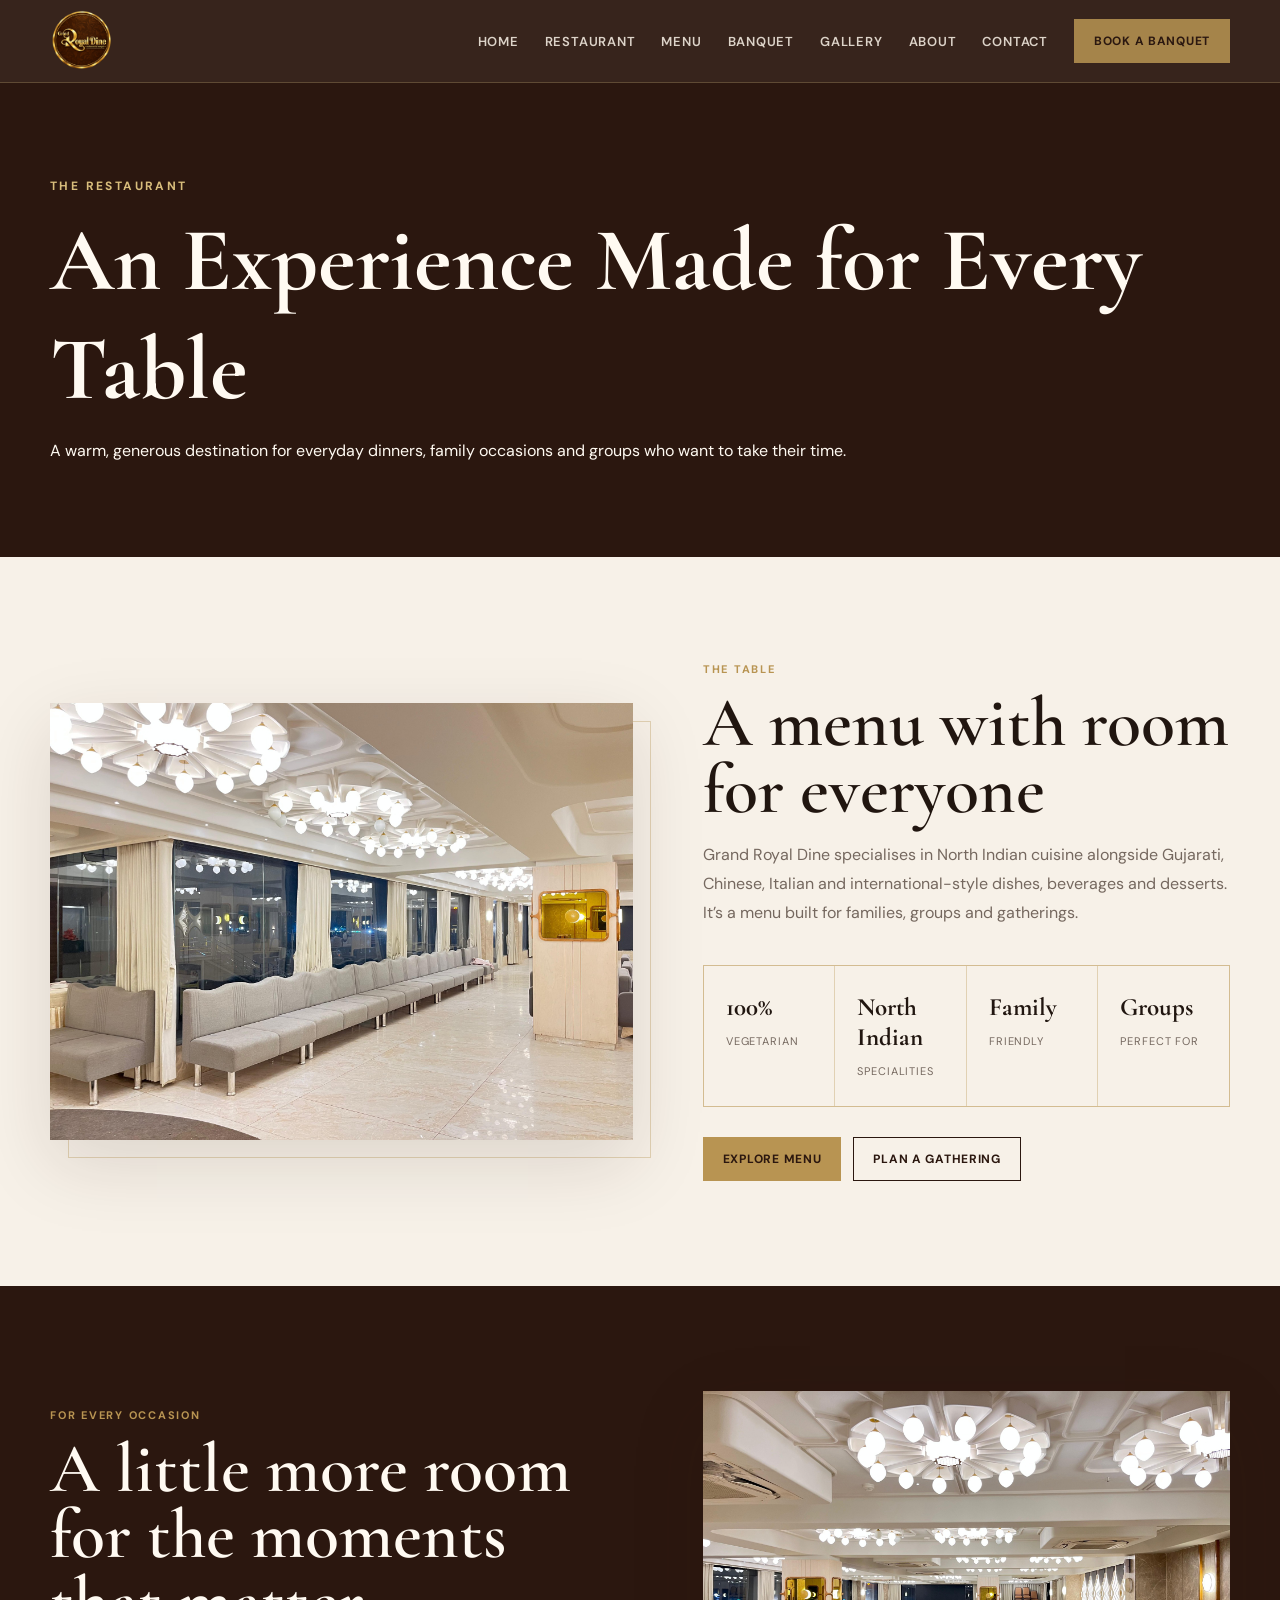
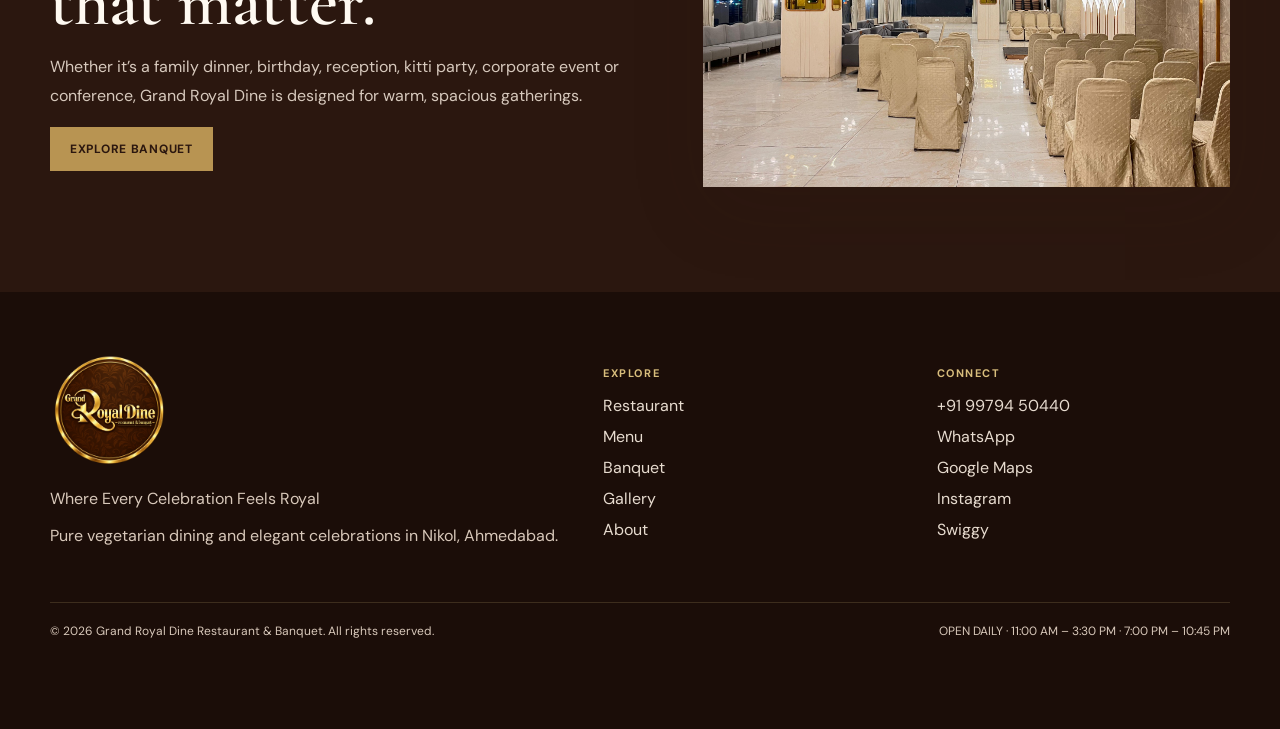
<file: restaurant/index.html>
<!doctype html><html lang="en"><head><meta charset="utf-8"><meta name="viewport" content="width=device-width,initial-scale=1"><title>The Restaurant | Grand Royal Dine</title><link rel="stylesheet" href="../assets/style.css"></head><body><div id="header"></div><main><section class="page-hero"><div class="container"><div class="eyebrow">The restaurant</div><h1>An Experience Made for Every Table</h1><p>A warm, generous destination for everyday dinners, family occasions and groups who want to take their time.</p></div></section><section class="section"><div class="container split"><div class="image-frame"><img src="../assets/seating.jpg" alt="Grand Royal Dine seating"></div><div><div class="section-kicker">The table</div><h2>A menu with room for everyone</h2><p>Grand Royal Dine specialises in North Indian cuisine alongside Gujarati, Chinese, Italian and international-style dishes, beverages and desserts. It’s a menu built for families, groups and gatherings.</p><div class="features"><div class="feature"><strong>100%</strong><span>Vegetarian</span></div><div class="feature"><strong>North Indian</strong><span>Specialities</span></div><div class="feature"><strong>Family</strong><span>Friendly</span></div><div class="feature"><strong>Groups</strong><span>Perfect for</span></div></div><div class="hero-actions"><a class="btn" href="../menu/">Explore Menu</a><a class="btn ghost" style="color:var(--brown);border-color:var(--brown)" data-wa="Hello Grand Royal Dine, I would like to plan a gathering.">Plan a Gathering</a></div></div></div></section><section class="section dark"><div class="container split"><div><div class="section-kicker">For every occasion</div><h2>A little more room for the moments that matter.</h2><p>Whether it’s a family dinner, birthday, reception, kitti party, corporate event or conference, Grand Royal Dine is designed for warm, spacious gatherings.</p><a class="btn" href="../banquet/">Explore Banquet</a></div><div class="image-frame"><img src="../assets/banquet-main.jpg" alt="Grand Royal Dine hall prepared for a gathering"></div></div></section></main><div id="footer"></div><script src="../assets/site.js"></script><script>Promise.all([fetch('../assets/header.html').then(r=>r.text()),fetch('../assets/footer.html').then(r=>r.text())]).then(([h,f])=>{header.innerHTML=h;footer.innerHTML=f;inject()})</script></body></html>
</file>
<file: assets/style.css>
@import url('https://fonts.googleapis.com/css2?family=Cormorant+Garamond:wght@500;600;700&family=DM+Sans:wght@400;500;600;700&display=swap');
:root{--brown:#2b170f;--brown2:#4a291d;--gold:#b89452;--gold2:#d8bd7c;--cream:#f7f1e8;--ink:#211610;--muted:#75685f;--line:rgba(184,148,82,.35);--white:#fffaf2;--shadow:0 24px 70px rgba(43,23,15,.13)}
*{box-sizing:border-box}html{scroll-behavior:smooth}body{margin:0;background:var(--cream);color:var(--ink);font-family:'DM Sans',sans-serif}a{text-decoration:none;color:inherit}img{max-width:100%;display:block}button{font:inherit}.container{width:min(1180px,calc(100% - 40px));margin:auto}.site-header{position:sticky;top:0;z-index:50;background:rgba(43,23,15,.94);backdrop-filter:blur(16px);border-bottom:1px solid rgba(216,189,124,.25)}.nav-wrap{min-height:82px;display:flex;align-items:center;justify-content:space-between;gap:24px}.brand{display:flex;align-items:center}.brand img{width:64px;height:64px;object-fit:contain}.site-nav{display:flex;align-items:center;gap:26px;color:#f8f0e5;font-size:13px;font-weight:600;letter-spacing:.06em;text-transform:uppercase}.site-nav a{opacity:.86;transition:.2s}.site-nav a:hover{opacity:1;color:var(--gold2)}.nav-cta,.btn{display:inline-flex;align-items:center;justify-content:center;gap:9px;padding:13px 19px;border:1px solid var(--gold);background:var(--gold);color:var(--brown);font-weight:700;font-size:12px;letter-spacing:.06em;text-transform:uppercase}.btn.ghost{background:transparent;color:var(--white)}.btn.light{background:var(--white);color:var(--brown);border-color:var(--white)}.menu-btn{display:none;background:none;border:0;color:white;font-size:28px}.hero{min-height:calc(100vh - 82px);position:relative;display:grid;place-items:center;overflow:hidden;background:#2b170f}.hero::before{content:'';position:absolute;inset:0;background:linear-gradient(90deg,rgba(25,12,8,.82),rgba(25,12,8,.38),rgba(25,12,8,.55)),url('../assets/banquet-main.jpg') center/cover}.hero-content{position:relative;color:var(--white);max-width:800px;padding:110px 0}.eyebrow{font-size:12px;letter-spacing:.2em;text-transform:uppercase;color:var(--gold2);font-weight:700}.hero h1,.display{font-family:'Cormorant Garamond',serif;font-weight:600;font-size:clamp(58px,9vw,104px);line-height:.82;margin:22px 0 16px;letter-spacing:-.04em}.hero h1 span{display:block}.hero p{max-width:600px;font-size:18px;line-height:1.7;color:#eee3d6}.hero-actions{display:flex;gap:12px;flex-wrap:wrap;margin-top:30px}.hero-badge{display:inline-block;margin-top:42px;border:1px solid rgba(216,189,124,.55);padding:14px 18px;font-size:12px;letter-spacing:.12em;text-transform:uppercase;color:#f4dfb2}.section{padding:105px 0}.section.dark{background:var(--brown);color:var(--white)}.section-head{max-width:700px;margin-bottom:50px}.section-head.center{text-align:center;margin-left:auto;margin-right:auto}.section-kicker{color:var(--gold);text-transform:uppercase;letter-spacing:.16em;font-size:11px;font-weight:700}.section h2{font-family:'Cormorant Garamond',serif;font-size:clamp(42px,6vw,70px);line-height:.95;font-weight:600;margin:14px 0 18px}.section p{line-height:1.8;color:var(--muted)}.dark p{color:#d7c9bd}.split{display:grid;grid-template-columns:1.05fr .95fr;gap:70px;align-items:center}.image-frame{position:relative}.image-frame img{width:100%;aspect-ratio:4/3;object-fit:cover;box-shadow:var(--shadow)}.image-frame::after{content:'';position:absolute;inset:18px -18px -18px 18px;border:1px solid var(--line);z-index:-1}.features{display:grid;grid-template-columns:repeat(4,1fr);gap:1px;background:var(--line);border:1px solid var(--line);margin-top:38px}.feature{background:var(--cream);padding:26px 22px}.dark .feature{background:#321c13}.feature strong{display:block;font-family:'Cormorant Garamond',serif;font-size:25px;margin-bottom:7px}.feature span{font-size:11px;letter-spacing:.08em;text-transform:uppercase;color:var(--muted)}.dark .feature span{color:#c7b8aa}.events{display:grid;grid-template-columns:repeat(5,1fr);gap:12px}.event{padding:20px 14px;border-top:1px solid var(--line);border-bottom:1px solid var(--line);text-align:center;font-family:'Cormorant Garamond',serif;font-size:21px}.gallery-grid{display:grid;grid-template-columns:1.3fr .7fr .7fr;grid-auto-rows:240px;gap:14px}.gallery-grid img{width:100%;height:100%;object-fit:cover;cursor:pointer;transition:transform .3s}.gallery-grid img:hover{transform:scale(1.02)}.gallery-grid .tall{grid-row:span 2}.gallery-grid .wide{grid-column:span 2}.packages{display:grid;grid-template-columns:repeat(3,1fr);gap:16px}.package{background:#fffaf2;border:1px solid var(--line);padding:28px;min-height:250px;display:flex;flex-direction:column}.package h3{font-family:'Cormorant Garamond',serif;font-size:29px;margin:0 0 12px}.price{font-family:'Cormorant Garamond',serif;font-size:48px;color:var(--brown);font-weight:700}.gst{font-size:11px;color:var(--muted);text-transform:uppercase;letter-spacing:.12em}.package .btn{margin-top:auto;align-self:flex-start}.contact-grid{display:grid;grid-template-columns:1fr 1fr;gap:60px}.contact-card{padding:36px;background:#fffaf2;border:1px solid var(--line)}.contact-line{padding:18px 0;border-bottom:1px solid rgba(117,104,95,.18)}.contact-line:last-child{border-bottom:0}.contact-line small{display:block;color:var(--muted);font-size:10px;letter-spacing:.14em;text-transform:uppercase;margin-bottom:5px}.hours{display:grid;grid-template-columns:1fr 1fr;gap:12px}.footer{background:#1b0d08;color:#d8c8ba;padding:60px 0 90px}.footer-grid{display:grid;grid-template-columns:1.4fr .8fr .8fr;gap:40px}.footer h4{color:var(--gold2);text-transform:uppercase;letter-spacing:.14em;font-size:11px}.footer a{display:block;margin:10px 0;color:#e7dbcf}.footer-logo img{width:120px}.footer-bottom{border-top:1px solid rgba(216,189,124,.18);margin-top:40px;padding-top:20px;font-size:12px;display:flex;justify-content:space-between;gap:20px}.sticky-actions{position:fixed;bottom:0;left:0;right:0;z-index:60;display:none;background:#1b0d08;border-top:1px solid rgba(216,189,124,.25)}.sticky-actions a{flex:1;padding:13px 4px;text-align:center;color:white;font-size:10px;text-transform:uppercase;letter-spacing:.08em}.lightbox,.modal{position:fixed;inset:0;z-index:100;background:rgba(15,7,4,.88);display:none;align-items:center;justify-content:center;padding:25px}.lightbox.show,.modal.show{display:flex}.lightbox img{max-width:min(1000px,94vw);max-height:90vh;object-fit:contain}.modal-box{width:min(680px,94vw);max-height:88vh;overflow:auto;background:var(--cream);padding:35px;position:relative}.modal-close{position:absolute;right:18px;top:15px;border:0;background:none;font-size:25px}.modal-title{font-family:'Cormorant Garamond',serif;font-size:40px;margin:0}.modal-price{font-family:'Cormorant Garamond',serif;font-size:35px;color:var(--gold);font-weight:700;margin:6px 0 20px}.modal-body ul{columns:2;padding-left:20px;line-height:1.8}.page-hero{background:var(--brown);color:var(--white);padding:95px 0 80px}.page-hero h1{font-family:'Cormorant Garamond',serif;font-size:clamp(52px,8vw,90px);margin:12px 0}.menu-list{display:grid;grid-template-columns:1fr 1fr;gap:1px;background:var(--line);border:1px solid var(--line)}.menu-cat{background:var(--cream);padding:28px}.menu-cat h3{font-family:'Cormorant Garamond',serif;font-size:30px;margin:0 0 10px;color:var(--brown)}.menu-cat p{margin:0}.terms{border:1px solid var(--line);padding:22px;background:rgba(184,148,82,.05)}.terms summary{cursor:pointer;font-weight:700}.terms li{margin:8px 0;color:var(--muted);line-height:1.6}
@media(max-width:850px){.container{width:min(100% - 28px,700px)}.site-nav{display:none;position:absolute;left:0;right:0;top:82px;background:var(--brown);padding:22px;flex-direction:column;align-items:stretch}.site-nav.open{display:flex}.menu-btn{display:block}.nav-cta{display:none}.hero{min-height:78vh}.hero-content{padding:80px 0}.split,.contact-grid{grid-template-columns:1fr;gap:45px}.features{grid-template-columns:1fr 1fr}.events{grid-template-columns:1fr 1fr}.packages{grid-template-columns:1fr}.gallery-grid{grid-template-columns:1fr 1fr;grid-auto-rows:180px}.gallery-grid .wide{grid-column:span 2}.gallery-grid .tall{grid-row:span 2}.menu-list{grid-template-columns:1fr}.footer-grid{grid-template-columns:1fr 1fr}.footer-bottom{flex-direction:column}.sticky-actions{display:flex}.modal-body ul{columns:1}.section{padding:75px 0}}
@media(max-width:520px){.brand img{width:55px;height:55px}.hero h1{font-size:60px}.hero p{font-size:15px}.features{grid-template-columns:1fr}.events{grid-template-columns:1fr 1fr}.gallery-grid{grid-template-columns:1fr;grid-auto-rows:230px}.gallery-grid .wide{grid-column:auto}.gallery-grid .tall{grid-row:auto}.footer-grid{grid-template-columns:1fr}.section h2{font-size:48px}}
</file>
